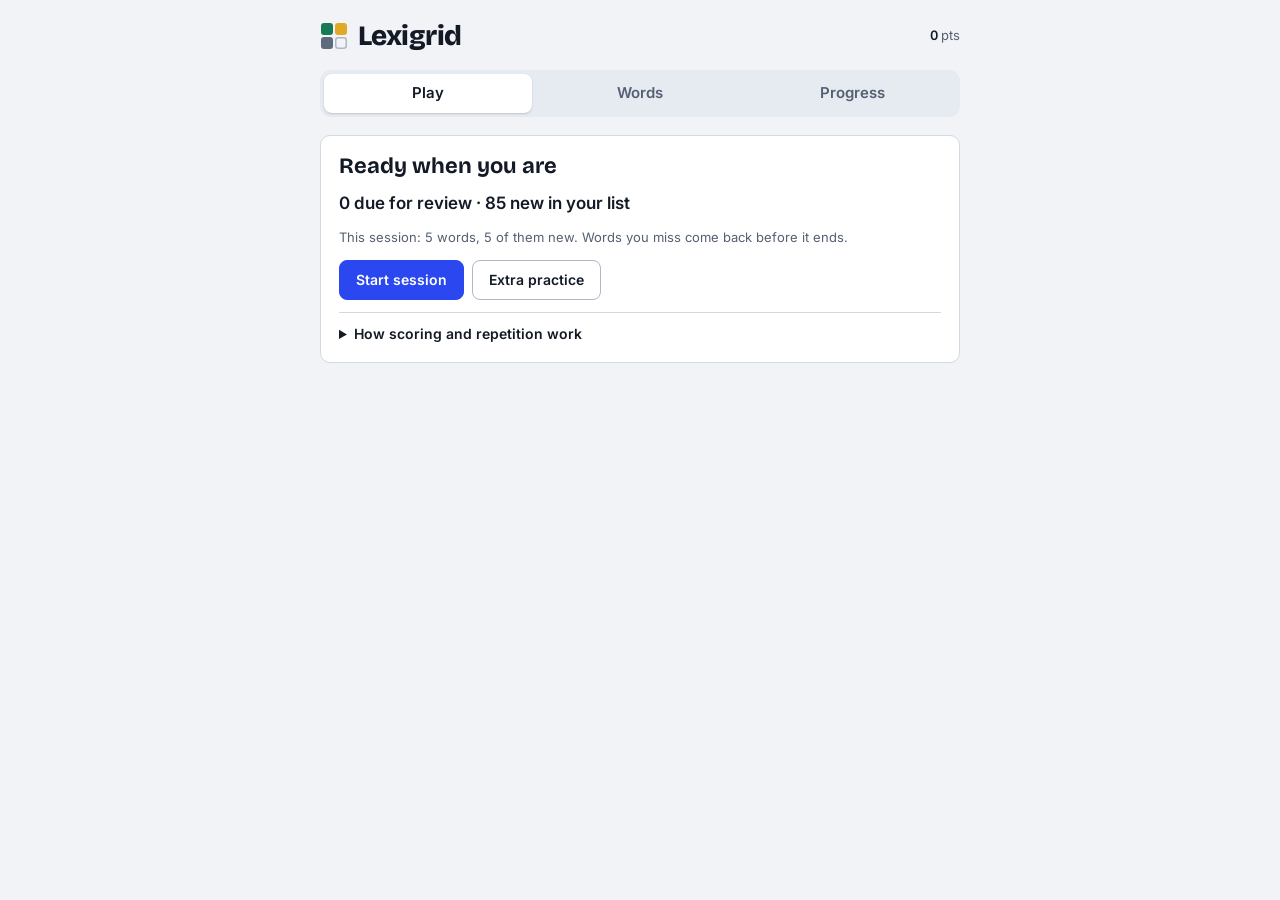
<file: index.html>
<!doctype html>
<html>

<head>
  <meta charset=utf8>
  <meta name=viewport content="width=device-width,initial-scale=1,viewport-fit=cover">
  <title>Lexigrid</title>
  <link rel="apple-touch-icon" sizes="180x180"
    href="https://www.nytimes.com/games-assets/v2/metadata/wordle-apple-touch-icon.png?v=">
  <link rel="mask-icon" color="#FFFFFF"
    href="https://www.nytimes.com/games-assets/v2/metadata/wordle-safari-pinned-tab.svg?v=">
  <link rel="shortcut icon" href="https://www.nytimes.com/games-assets/v2/metadata/wordle-favicon.ico?v=">
  <link href="https://www.nytimes.com/games-assets/v2/assets/wordle/wordle_logo_32x32.png" rel="icon shortcut"
    sizes="32x32">
  <link href="https://www.nytimes.com/games-assets/v2/assets/wordle/wordle_logo_192x192.png" rel="apple-touch-icon">
  <style>
    :root {
      color-scheme: light;
      box-sizing: border-box;
      padding-top: env(safe-area-inset-top, 0px);
      padding-bottom: env(safe-area-inset-bottom, 0px)
    }

    html {
      scroll-padding-top: env(safe-area-inset-top, 0px)
    }

    body {
      margin: 0;
      padding: 0;
      font: 14px -apple-system, BlinkMacSystemFont, sans-serif;
      background: #fff;
      color: #000
    }

    img {
      max-width: 100%
    }

    [hidden]:not([hidden=until-found i]) {
      display: none !important
    }
  </style>
</head>

<body>
  <meta name="claude:viewport-fit-sides" content="cover">
  <link rel="preconnect" href="https://fonts.googleapis.com">
  <link rel="preconnect" href="https://fonts.gstatic.com" crossorigin>
  <link rel="stylesheet"
    href="https://fonts.googleapis.com/css2?family=Bricolage+Grotesque:opsz,wght@12..96,500..800&family=DM+Mono:wght@400;500&family=Inter:wght@400..600&display=swap">
  <link rel="stylesheet" href="style.css">
  <div class="app">
    <header class="top">
      <div class="brand">
        <svg width="28" height="28" viewBox="0 0 28 28" aria-hidden="true">
          <rect x="1" y="1" width="12" height="12" rx="3" style="fill:var(--good)" />
          <rect x="15" y="1" width="12" height="12" rx="3" style="fill:var(--near)" />
          <rect x="1" y="15" width="12" height="12" rx="3" style="fill:var(--miss)" />
          <rect x="15.75" y="15.75" width="10.5" height="10.5" rx="2.5"
            style="fill:none;stroke:var(--line-strong);stroke-width:1.5" />
        </svg>
        <h1>Lexigrid</h1>
      </div>
      <div class="hdr-meta" id="hdr-meta"></div>
    </header>
    <p class="warn" id="store-warn" hidden>This browser is not keeping your progress (private window or blocked site
      data). Copy a backup from the Words tab before you leave.</p>

    <nav class="tabs" aria-label="Sections">
      <a href="#play" data-tab="play">Play</a>
      <a href="#words" data-tab="words">Words</a>
      <a href="#progress" data-tab="progress">Progress</a>
    </nav>

    <main>
      <section id="view-play" class="stack">
        <div id="play-root" class="stack"></div>
      </section>

      <section id="view-words" class="stack" hidden>
        <div class="card">
          <h2>Your word list</h2>
          <p class="muted small">One entry per line: <code>word = meaning</code>. A tab, <code>;</code> or
            <code>|</code> works as the separator too, so you can paste straight from a spreadsheet. Phrases and hyphens
            are fine. Lines starting with # are ignored. Verbs can keep their “to” (<code>to commute = pendeln</code>);
            the game leaves it out of the answer.
          </p>
          <label class="fld" for="words-input">Words</label>
          <textarea id="words-input" spellcheck="false" autocapitalize="off" autocomplete="off"></textarea>
          <button class="btn" id="randomize" type="button" style="max-width: fit-content;">Randomize word order</button>
          <div class="actions">
            <button class="btn primary" id="save-list" type="button">Save list</button>
            <input type="file" id="file-in" class="sr" multiple accept=".txt,.csv,.tsv,text/plain,text/csv">
            <label class="btn" for="file-in">Load from files</label>
            <span class="muted small" id="list-count"></span>
          </div>
          <div id="list-status" role="status"></div>
        </div>

        <div class="card">
          <h2>Game settings</h2>
          <div>
            <div class="field"><label for="set-size">Words per session<span class="d">Reviews come first, then new
                  words.</span></label>
              <select id="set-size">
                <option>5</option>
                <option>10</option>
                <option>15</option>
                <option>20</option>
                <option>30</option>
              </select>
            </div>
            <div class="field"><label for="set-new">Most new words per session<span class="d">Set to 0 to only
                  review.</span></label>
              <select id="set-new">
                <option>0</option>
                <option>3</option>
                <option>5</option>
                <option>10</option>
                <option>20</option>
              </select>
            </div>
            <div class="field"><label for="set-strict">Accents must match<span class="d">With this on, ä is not a. Off
                  treats them as equal.</span></label>
              <input type="checkbox" id="set-strict">
            </div>
            <div class="field"><label for="set-hideto">Leave “to” out of verbs<span class="d">“to commute” is played as
                  “commute”, and a note under the meaning says it is a verb.</span></label>
              <input type="checkbox" id="set-hideto">
            </div>
            <div class="field"><label for="set-layout">On-screen keyboard</label>
              <select id="set-layout">
                <option value="qwertz">QWERTZ</option>
                <option value="qwerty">QWERTY</option>
              </select>
            </div>
          </div>
        </div>

        <div class="card">
          <h2>Backup and reset</h2>
          <p class="muted small">Your list and progress live in this browser. Copy a backup to move them to another
            device or keep them safe.</p>
          <textarea id="backup-area" style="min-height:90px" placeholder="Paste a backup here to restore it"
            spellcheck="false"></textarea>
          <div class="actions">
            <button class="btn" id="copy-backup" type="button">Copy backup</button>
            <button class="btn" id="restore-backup" type="button">Restore from pasted backup</button>
          </div>
          <div id="backup-status" role="status"></div>
          <div class="danger-zone" id="reset-zone"></div>
        </div>
      </section>

      <section id="view-progress" class="stack" hidden>
        <div class="card">
          <h2>Progress</h2>
          <dl class="stats" id="prog-stats"></dl>
        </div>
        <div class="card">
          <h2>Where your words are</h2>
          <div class="stages" id="stage-chart"></div>
          <p class="muted small">Solve a word in three guesses or fewer, without a hint, and it moves up a box and comes
            back later. A miss sends it back to Missed.</p>
        </div>
        <div class="card">
          <h2>All words</h2>
          <div class="filters">
            <input type="search" id="wf-q" placeholder="Search words or meanings" aria-label="Search words">
            <select id="wf-show" aria-label="Show">
              <option value="all">All</option>
              <option value="due">Due now</option>
              <option value="missed">Missed</option>
              <option value="new">New</option>
              <option value="mastered">Mastered</option>
            </select>
          </div>
          <ul class="wordlist" id="word-ul"></ul>
        </div>
        <div class="card">
          <h2>Recent sessions</h2>
          <ul class="hist" id="hist"></ul>
        </div>
      </section>
    </main>
    <div class="sr" id="sr" aria-live="polite"></div>
  </div>

  <script id="logic">
    // ===== Pure logic: rules, scoring, scheduling. No DOM access. =====
    const LETTER_RE = /[\p{L}\p{N}]/u, MARK_RE = /\p{M}/u;
    const INTERVALS = [0, 1, 3, 7, 16, 35];             // days until review, by box 0..5
    const GUESS_POINTS = [100, 80, 65, 50, 35, 20];     // points by guess number
    const HINT_COST = 15, MIN_POINTS = 10, MAX_ATTEMPTS = 6, MIN_LEN = 2, MAX_LEN = 20;
    let SAMPLE = ['perro = dog', 'gato = cat', 'casa = house', 'nube = cloud', 'playa = beach', 'cuchara = spoon', 'ventana = window', 'tormenta = storm', 'aprender = to learn', 'desayuno = breakfast', 'escalera = staircase', 'mariposa = butterfly', 'biblioteca = library', 'pájaro = bird', 'montaña = mountain', 'buenos días = good morning'].join('\n');

    async function loadSamples() {
      const response = await fetch('./samples.txt');

      if (!response.ok) {
        throw new Error('File could not be loaded');
      }

      SAMPLE = await response.text();
    }

    const uid = () => Math.random().toString(36).slice(2, 9) + Date.now().toString(36).slice(-4);
    function shuffle(a) { a = a.slice(); for (let i = a.length - 1; i > 0; i--) { const j = Math.floor(Math.random() * (i + 1));[a[i], a[j]] = [a[j], a[i]]; } return a; }
    function fold(s) { return s.normalize('NFD').replace(/\p{M}/gu, '').normalize('NFC'); }
    function normLetter(ch, strict) { const l = ch.toLowerCase(); return strict ? l : fold(l); }

    const TO_RE = /^to\s+(?=\S)/i;
    function coreTerm(term, hideTo) { return hideTo && TO_RE.test(term) ? term.replace(TO_RE, '') : term; }
    function tokenize(term) {
      const slots = []; let n = 0;
      for (const ch of term.normalize('NFC')) {
        const last = slots[slots.length - 1];
        if (MARK_RE.test(ch) && last && last.type === 'l') { last.ch += ch; continue; }
        if (LETTER_RE.test(ch)) { slots.push({ type: 'l', ch }); n++; }
        else if (/\s/.test(ch)) { slots.push({ type: 's', ch: ' ' }); }
        else { slots.push({ type: 's', ch }); }
      }
      return { slots, n };
    }

    function evaluate(g, t) {
      const n = t.length, marks = Array(n).fill('absent'), left = {};
      for (let i = 0; i < n; i++) { if (g[i] === t[i]) marks[i] = 'correct'; else left[t[i]] = (left[t[i]] || 0) + 1; }
      for (let i = 0; i < n; i++) { if (marks[i] === 'correct') continue; if (left[g[i]] > 0) { marks[i] = 'present'; left[g[i]]--; } }
      return marks;
    }

    function cleanCell(s) { return s.trim().replace(/^"(.*)"$/, '$1').replace(/\s+/g, ' ').trim().normalize('NFC'); }
    function splitLine(line) {
      const seps = [/=/, /\t/, /;/, /\|/, /\s[-–—]\s/];
      for (const re of seps) { const m = re.exec(line); if (m) return [line.slice(0, m.index), line.slice(m.index + m[0].length)]; }
      const c = line.indexOf(',');
      if (c > 0) return [line.slice(0, c), line.slice(c + 1)];
      return [line, ''];
    }
    function parseList(text) {
      const entries = [], skipped = [], seen = new Set();
      String(text).split(/\r?\n/).forEach((raw, i) => {
        const line = raw.trim();
        if (!line || line.startsWith('#')) return;
        const [t, h] = splitLine(line);
        const term = cleanCell(t), hint = cleanCell(h);
        const n = tokenize(coreTerm(term, true)).n;
        const bad = (reason) => skipped.push({ line: i + 1, text: line, reason });
        if (!term) return bad('no word');
        if (!hint) return bad('no meaning after the word');
        if (n < MIN_LEN) return bad('needs at least ' + MIN_LEN + ' letters');
        if (n > MAX_LEN) return bad('longer than ' + MAX_LEN + ' letters');
        const key = term.toLowerCase();
        if (seen.has(key)) return bad('duplicate of an earlier line');
        seen.add(key);
        entries.push({ term, hint });
      });
      return { entries, skipped };
    }

    function newWord(e) { return { id: uid(), term: e.term, hint: e.hint, box: 0, due: 0, tries: 0, wins: 0, lapses: 0, last: 0 }; }
    function mergeWords(existing, entries) {
      const map = new Map(existing.map(w => [w.term.toLowerCase(), w]));
      let added = 0, updated = 0; const out = [];
      for (const e of entries) {
        const k = e.term.toLowerCase(), old = map.get(k);
        if (old) { if (old.hint !== e.hint || old.term !== e.term) updated++; out.push({ ...old, term: e.term, hint: e.hint }); map.delete(k); }
        else { out.push(newWord(e)); added++; }
      }
      return { words: out, added, updated, removed: map.size };
    }

    function startOfDay(ts) { const d = new Date(ts); return new Date(d.getFullYear(), d.getMonth(), d.getDate()).getTime(); }
    function addDays(ts, n) { const d = new Date(ts); return new Date(d.getFullYear(), d.getMonth(), d.getDate() + n).getTime(); }
    function dayKey(ts) { const d = new Date(ts); return d.getFullYear() + '-' + String(d.getMonth() + 1).padStart(2, '0') + '-' + String(d.getDate()).padStart(2, '0'); }
    function dueLabel(ts, now) {
      if (ts <= now) return 'now';
      const d = Math.round((startOfDay(ts) - startOfDay(now)) / 86400000);
      if (d <= 0) return 'later today';
      if (d === 1) return 'tomorrow';
      if (d < 14) return 'in ' + d + ' days';
      if (d < 60) return 'in ' + Math.round(d / 7) + ' weeks';
      return 'in ' + Math.round(d / 30) + ' months';
    }
    function effStreak(stats, now) {
      if (!stats.streak) return 0;
      return (stats.lastDay === dayKey(now) || stats.lastDay === dayKey(addDays(now, -1))) ? stats.streak : 0;
    }
    function updateDayStreak(stats, now) {
      const today = dayKey(now);
      if (stats.lastDay === today) return;
      stats.streak = stats.lastDay === dayKey(addDays(now, -1)) ? stats.streak + 1 : 1;
      stats.lastDay = today;
    }

    const isDue = (w, now) => w.tries > 0 && w.due <= now;
    function stageOf(w) { if (w.tries === 0) return 'new'; if (w.box === 0) return 'missed'; return 'box' + w.box; }

    function scoreFor(guesses, hints, streak, relearn) {
      const base = GUESS_POINTS[guesses - 1];
      const afterHints = Math.max(MIN_POINTS, base - HINT_COST * hints);
      const mult = 1 + 0.1 * Math.min(streak, 10);
      let pts = afterHints * mult;
      if (relearn) pts *= 0.5;
      return { base, afterHints, mult, points: Math.round(pts) };
    }

    function applyResult(w, r, now) {
      const wasNew = w.tries === 0;
      w.tries++; w.last = now;
      if (r.solved) {
        w.wins++;
        const clean = r.hints === 0 && r.guesses <= 3;
        w.box = clean ? Math.min(5, w.box + 1) : Math.max(1, w.box);
        if (r.relearn) w.box = 1;
        w.due = addDays(now, INTERVALS[w.box]);
      } else {
        if (!wasNew) w.lapses++;
        w.box = 0; w.due = now;
      }
      return w;
    }

    function pickSession(words, s, now) {
      const due = words.filter(w => isDue(w, now)).sort((a, b) => a.box - b.box || a.due - b.due);
      const fresh = words.filter(w => w.tries === 0);
      const dueTake = due.slice(0, s.sessionSize);
      const newTake = fresh.slice(0, Math.max(0, Math.min(s.newPerSession, s.sessionSize - dueTake.length)));
      return { words: shuffle([...dueTake, ...newTake]), due: dueTake.length, fresh: newTake.length, dueTotal: due.length, freshTotal: fresh.length };
    }
    function practicePick(words, size) {
      const seen = words.filter(w => w.tries > 0).sort((a, b) => a.box - b.box || a.due - b.due);
      const rest = words.filter(w => w.tries === 0);
      return shuffle([...seen, ...rest].slice(0, size));
    }

    function sanitize(o) {
      const num = (v, d, min, max) => { v = Number(v); return Number.isFinite(v) ? Math.min(max, Math.max(min, v)) : d; };
      const ok = w => w && typeof w.term === 'string' && typeof w.hint === 'string' && (() => { const n = tokenize(coreTerm(w.term, true)).n; return n >= MIN_LEN && n <= MAX_LEN; })();
      const words = (Array.isArray(o.words) ? o.words : []).filter(ok).map(w => ({
        id: String(w.id || uid()), term: w.term, hint: w.hint, box: num(w.box, 0, 0, 5), due: num(w.due, 0, 0, 8.64e15),
        tries: num(w.tries, 0, 0, 1e6), wins: num(w.wins, 0, 0, 1e6), lapses: num(w.lapses, 0, 0, 1e6), last: num(w.last, 0, 0, 8.64e15)
      }));
      const st = o.settings || {};
      const settings = { sessionSize: num(st.sessionSize, 10, 3, 50), newPerSession: num(st.newPerSession, 5, 0, 50), strict: st.strict !== false, hideTo: st.hideTo !== false, layout: st.layout === 'qwerty' ? 'qwerty' : 'qwertz' };
      const sx = o.stats || {};
      const stats = {
        points: num(sx.points, 0, 0, 1e9), best: num(sx.best, 0, 0, 1e9), streak: num(sx.streak, 0, 0, 1e5), lastDay: typeof sx.lastDay === 'string' ? sx.lastDay : '',
        sessions: Array.isArray(sx.sessions) ? sx.sessions.filter(s => s && typeof s === 'object').slice(0, 30) : []
      };
      return { v: 1, words, settings, stats, sample: !!o.sample };
    }
    function freshState() {
      return sanitize({ words: parseList(SAMPLE).entries.map(newWord), sample: true });
    }
  </script>

  <script>
    (async function () {
      'use strict';

      try {
        await loadSamples();
      } catch (error) {
        console.error(error);
        alert('samples.txt could not be loaded.');
        return;
      }
      const KEY = 'lexigrid.v1';
      const $ = (s, r = document) => r.querySelector(s);
      const esc = s => String(s).replace(/[&<>"']/g, c => ({ '&': '&amp;', '<': '&lt;', '>': '&gt;', '"': '&quot;', "'": '&#39;' }[c]));
      const disp = ch => { const u = ch.toUpperCase(); return u.length === ch.length ? u : ch; };
      const reduceMotion = () => !!(window.matchMedia && matchMedia('(prefers-reduced-motion: reduce)').matches);
      const plural = (n, w) => n + ' ' + w + (n === 1 ? '' : 's');

      let storageOK = true;
      try { localStorage.setItem('lexigrid.t', '1'); localStorage.removeItem('lexigrid.t'); } catch (e) { storageOK = false; }

      function load() {
        try {
          const raw = localStorage.getItem(KEY);
          if (raw) { const o = JSON.parse(raw); if (o && Array.isArray(o.words)) return sanitize(o); }
        } catch (e) { }
        return freshState();
      }
      let S = load(), G = null, route = 'play', pendingReset = false;

      function save() {
        if (!storageOK) return;
        try { localStorage.setItem(KEY, JSON.stringify(S)); }
        catch (e) { storageOK = false; $('#store-warn').hidden = false; }
      }

      /* ---------- header and routing ---------- */
      function renderHeader() {
        const st = effStreak(S.stats, Date.now());
        $('#hdr-meta').innerHTML = '<span><b>' + S.stats.points.toLocaleString() + '</b> pts</span>' + (st > 0 ? '<span><b>' + st + '</b>-day streak</span>' : '');
        $('#store-warn').hidden = storageOK;
      }
      function setRoute() {
        const h = location.hash.replace('#', '');
        route = ['play', 'words', 'progress'].includes(h) ? h : 'play';
        document.querySelectorAll('.tabs a').forEach(a => {
          if (a.dataset.tab === route) a.setAttribute('aria-current', 'page'); else a.removeAttribute('aria-current');
        });
        ['play', 'words', 'progress'].forEach(r => { $('#view-' + r).hidden = r !== route; });
        if (route === 'play') { renderPlay(); }
        if (route === 'words') { fillWords(); }
        if (route === 'progress') { renderProgress(); }
        renderHeader();
      }
      window.addEventListener('hashchange', setRoute);

      /* ---------- play: home ---------- */
      function renderPlay() {
        if (!G) renderHome();
        else if (G.done) renderSummary();
        else renderGame();
      }

      function renderHome() {
        const now = Date.now(), W = S.words;
        const due = W.filter(w => isDue(w, now)).length, fresh = W.filter(w => w.tries === 0).length;
        const pick = pickSession(W, S.settings, now);
        const n = pick.words.length;
        let html = '';
        // if (S.sample) html += '<div class="note">You are playing with an example list. Replace it with your own in <a href="#words">Words</a>.</div>';
        if (!W.length) {
          html += '<div class="card"><h2>No words yet</h2><p class="muted">Add a few lines like <code>perro = dog</code> in <a href="#words">Words</a>, then come back.</p></div>';
        } else if (n > 0) {
          html += '<div class="card"><h2>Ready when you are</h2>'
            + '<p class="lead">' + due + ' due for review · ' + fresh + ' new in your list</p>'
            + '<p class="muted small">This session: ' + plural(n, 'word') + (pick.fresh ? ', ' + pick.fresh + ' of them new' : '') + '. Words you miss come back before it ends.</p>'
            + '<div class="actions"><button class="btn primary" type="button" data-action="start">Start session</button>'
            + '<button class="btn" type="button" data-action="practice">Extra practice</button></div>'
            + howItWorks() + '</div>';
        } else {
          const next = Math.min(...W.filter(w => w.tries > 0).map(w => w.due));
          html += '<div class="card"><h2>You are all caught up</h2>'
            + '<p class="lead">Next review ' + esc(dueLabel(next, now)) + '</p>'
            + '<p class="muted small">Extra practice mixes your weakest words and leaves the schedule alone.</p>'
            + '<div class="actions"><button class="btn primary" type="button" data-action="practice">Extra practice</button></div>'
            + howItWorks() + '</div>';
        }
        $('#play-root').innerHTML = html;
      }
      function howItWorks() {
        return '<details><summary>How scoring and repetition work</summary><ul>'
          + '<li>Guess the word from its meaning. Green is the right letter in the right place, yellow is in the word but elsewhere.</li>'
          + '<li>Points: 100 for the first guess, then 80, 65, 50, 35, 20. A revealed letter costs ' + HINT_COST + '.</li>'
          + '<li>Every word you solve in a row adds 0.1 to a multiplier, up to ×2.</li>'
          + '<li>Solve in three guesses or fewer without a hint and the word moves up a box. Reviews come after 1, 3, 7, 16 and 35 days.</li>'
          + '<li>Miss a word and it returns later in the same session for half points, then drops to the first box.</li>'
          + '</ul></details>';
      }

      /* ---------- play: session ---------- */
      function startSession(cram) {
        let words;
        if (cram) words = practicePick(S.words, S.settings.sessionSize);
        else words = pickSession(S.words, S.settings, Date.now()).words;
        if (!words.length) return;
        const set = new Set();
        S.words.forEach(w => tokenize(coreTerm(w.term, S.settings.hideTo)).slots.forEach(s => { if (s.type === 'l') set.add(normLetter(s.ch, S.settings.strict)); }));
        G = {
          queue: words.map(w => ({ id: w.id, retry: 0, relearn: false })), idx: 0, cram, score: 0, streak: 0, results: [], done: false, cur: null,
          letters: [...set].sort((a, b) => a.localeCompare(b))
        };
        startWord();
      }

      function startWord() {
        const item = G.queue[G.idx];
        const word = S.words.find(w => w.id === item.id);
        if (!word) {
          if (G.idx + 1 >= G.queue.length) return showSummary();
          G.idx++; return startWord();
        }
        const stripped = !!S.settings.hideTo && TO_RE.test(word.term);
        const tk = tokenize(coreTerm(word.term, S.settings.hideTo)), strict = S.settings.strict;
        const raw = tk.slots.filter(s => s.type === 'l').map(s => s.ch.toLowerCase());
        const tab = item.relearn ? 'Second chance' : word.tries === 0 ? 'New word' : word.box === 0 ? 'Missed before' : 'Box ' + word.box;
        G.cur = {
          word, item, verbTo: stripped, slots: tk.slots, n: tk.n, raw, norm: raw.map(ch => normLetter(ch, strict)), strict, tab,
          rows: [], typed: [], revealed: new Set(), hints: 0, status: 'playing', busy: false, flipRow: -1, shake: false, keys: {}, result: null, info: null, requeued: false
        };
        renderPlay();
      }

      function renderGame() {
        const c = G.cur, total = G.queue.length;
        const mult = (1 + 0.1 * Math.min(G.streak, 10)).toFixed(1);
        const groups = c.slots.filter(s => s.type === 's' && s.ch === ' ').length + 1;
        $('#play-root').innerHTML =
          '<div><div class="sessionbar"><span>Word <b>' + (G.idx + 1) + '</b> of ' + total + (G.cram ? ' · practice' : '') + '</span>'
          + '<span class="tnum">Score <b>' + G.score + '</b> · streak ×' + mult + '</span></div>'
          + '<div class="track" aria-hidden="true"><i style="width:' + Math.round(100 * G.idx / total) + '%"></i></div></div>'
          + '<div class="prompt"><span class="tab">' + esc(c.tab) + '</span><p class="meaning">' + esc(c.word.hint) + '</p>'
          + '<p class="meta">' + plural(c.n, 'letter') + (groups > 1 ? ' · ' + groups + ' words' : '') + (c.verbTo ? ' · verb, “to” is not part of the answer' : '') + '</p></div>'
          + '<div id="board" class="board" role="group" aria-label="Your guesses"></div>'
          + '<div id="msg" role="status"></div><div id="controls"></div><div id="kb" class="kb"></div><div id="result"></div>';
        renderBoard(); renderControls();
        if (c.status === 'playing') renderKeyboard(); else renderResult();
        fitBoard();
      }

      function renderBoard() {
        const c = G.cur, el = $('#board'); if (!el) return;
        let html = '';
        for (let r = 0; r < MAX_ATTEMPTS; r++) {
          const row = c.rows[r];
          const active = !row && r === c.rows.length && c.status === 'playing';
          html += '<div class="row' + (r === c.flipRow ? ' flip' : '') + (active && c.shake ? ' shake' : '') + '">';
          html += rowHTML(c, (li, ti) => {
            let ch = '', state = 'empty';
            if (row) { ch = row.chars[li]; state = row.marks[li]; }
            else if (active) {
              if (c.revealed.has(li)) { ch = c.raw[li]; state = 'hint'; }
              else if (c.typed[ti]) { ch = c.typed[ti]; state = 'typed'; }
            }
            return '<div class="cell" data-state="' + state + '" style="--i:' + li + '">' + (ch ? esc(disp(ch)) : '') + '</div>';
          });
          html += '</div>';
        }
        if (c.status === 'lost') {
          html += '<div class="row">' + rowHTML(c, li => '<div class="cell" data-state="answer">' + esc(disp(c.raw[li])) + '</div>') + '</div>';
          html += '<div class="answer-label">The answer</div>';
        }
        el.style.setProperty('--stagger', (reduceMotion() ? 0 : Math.max(40, Math.min(110, Math.floor(1100 / c.n)))) + 'ms');
        el.innerHTML = html;
      }
      function rowHTML(c, cellFn) {
        let html = '<div class="grp">', li = 0, ti = 0;
        for (const s of c.slots) {
          if (s.type === 's') {
            if (s.ch === ' ') html += '</div><div class="grp">';
            else html += '<span class="sep">' + esc(s.ch) + '</span>';
            continue;
          }
          html += cellFn(li, ti);
          if (!c.revealed.has(li)) ti++;
          li++;
        }
        return html + '</div>';
      }
      function fitBoard() {
        const b = $('#board'); if (!b || !G || !G.cur) return;
        const c = G.cur, w = b.clientWidth || 320, gap = 5;
        const groups = [0];
        c.slots.forEach(s => { if (s.type === 'l') groups[groups.length - 1]++; else if (s.ch === ' ') groups.push(0); });
        const oneLine = (w - gap * (c.n - groups.length) - 16 * (groups.length - 1)) / c.n;
        const longest = Math.max(...groups);
        const wrapFit = (w - gap * (longest - 1)) / longest;
        let cell = oneLine >= 30 ? oneLine : Math.min(34, wrapFit);
        cell = Math.max(20, Math.min(52, Math.floor(cell)));
        b.style.setProperty('--cell', cell + 'px');
      }

      const ROWS = { qwerty: ['qwertyuiop', 'asdfghjkl', 'zxcvbnm'], qwertz: ['qwertzuiop', 'asdfghjkl', 'yxcvbnm'] };
      function renderKeyboard() {
        const c = G.cur, el = $('#kb'); if (!el) return;
        const key = l => '<button class="key" type="button" data-action="key" data-key="' + esc(l) + '" data-state="' + (c.keys[l] || '') + '">' + esc(disp(l)) + '</button>';
        const hasLatin = G.letters.some(l => /^[a-z]$/.test(l));
        const extras = G.letters.filter(l => !/^[a-z]$/.test(l));
        let html = '';
        if (hasLatin) {
          const rows = ROWS[S.settings.layout] || ROWS.qwerty;
          rows.forEach((r, i) => {
            html += '<div class="krow">';
            if (i === 2) html += '<button class="key wide" type="button" data-action="enter">Enter</button>';
            html += [...r].map(key).join('');
            if (i === 2) html += '<button class="key wide" type="button" data-action="back" aria-label="Backspace">⌫</button>';
            html += '</div>';
          });
        }
        for (let i = 0; i < extras.length; i += 10) {
          html += '<div class="krow">' + extras.slice(i, i + 10).map(key).join('') + '</div>';
        }
        if (!hasLatin) html += '<div class="krow"><button class="key wide" type="button" data-action="enter">Enter</button><button class="key wide" type="button" data-action="back" aria-label="Backspace">⌫</button></div>';
        el.innerHTML = html;
      }
      function hintCandidates(c) {
        const green = new Set();
        c.rows.forEach(r => r.marks.forEach((m, i) => { if (m === 'correct') green.add(i); }));
        return [...Array(c.n).keys()].filter(i => !c.revealed.has(i) && !green.has(i));
      }
      function renderControls() {
        const c = G.cur, el = $('#controls'); if (!el) return;
        if (c.status !== 'playing') { el.innerHTML = ''; return; }
        const max = Math.max(1, Math.floor(c.n / 3));
        const can = c.hints < max && !c.busy && hintCandidates(c).length > 0;
        el.innerHTML = '<button class="btn sm" type="button" data-action="hint"' + (can ? '' : ' disabled') + '>Reveal a letter <span class="cost">−' + HINT_COST + '</span></button>'
          + '<button class="btn ghost sm" type="button" data-action="giveup">Show answer</button>';
      }

      function flash(msg) {
        const m = $('#msg'); if (!m) return;
        m.textContent = msg;
        clearTimeout(flash.t);
        flash.t = setTimeout(() => { const x = $('#msg'); if (x) x.textContent = ''; }, 1800);
      }
      function announce(t) { $('#sr').textContent = t; }

      function typeLetter(ch) {
        const c = G && G.cur; if (!c || c.status !== 'playing' || c.busy) return;
        if (c.typed.length >= c.n - c.revealed.size) return;
        c.typed.push(ch.toLowerCase());
        renderBoard();
      }
      function backspace() {
        const c = G && G.cur; if (!c || c.status !== 'playing' || c.busy) return;
        c.typed.pop(); renderBoard();
      }
      function reveal() {
        const c = G && G.cur; if (!c || c.status !== 'playing' || c.busy) return;
        if (c.hints >= Math.max(1, Math.floor(c.n / 3))) return;
        const cand = hintCandidates(c); if (!cand.length) return;
        c.revealed.add(cand[Math.floor(Math.random() * cand.length)]);
        c.hints++;
        const cap = c.n - c.revealed.size;
        if (c.typed.length > cap) c.typed.length = cap;
        renderBoard(); renderControls();
      }
      const RANK = { absent: 1, present: 2, correct: 3 };
      function submit() {
        const c = G && G.cur; if (!c || c.status !== 'playing' || c.busy) return;
        if (c.typed.length < c.n - c.revealed.size) {
          flash('Not enough letters');
          c.shake = true; renderBoard();
          setTimeout(() => { c.shake = false; if (G && G.cur === c && c.status === 'playing') renderBoard(); }, 380);
          return;
        }
        const chars = []; let ti = 0;
        for (let i = 0; i < c.n; i++)chars.push(c.revealed.has(i) ? c.raw[i] : c.typed[ti++]);
        const gNorm = chars.map(ch => normLetter(ch, c.strict));
        const marks = evaluate(gNorm, c.norm);
        const shown = chars.map((ch, i) => marks[i] === 'correct' ? c.raw[i] : ch);
        c.rows.push({ chars: shown, marks }); c.typed = [];
        gNorm.forEach((l, i) => { if ((RANK[marks[i]] || 0) > (RANK[c.keys[l]] || 0)) c.keys[l] = marks[i]; });
        const won = marks.every(m => m === 'correct');
        c.busy = true; c.flipRow = c.rows.length - 1;
        renderBoard(); renderControls();
        announce('Guess ' + c.rows.length + ': ' + shown.map((ch, i) => disp(ch) + ' ' + marks[i]).join(', '));
        const delay = reduceMotion() ? 60 : c.n * Math.max(40, Math.min(110, Math.floor(1100 / c.n))) + 500;
        setTimeout(() => {
          c.busy = false; c.flipRow = -1;
          if (won) finish(true);
          else if (c.rows.length >= MAX_ATTEMPTS) finish(false);
          else { renderBoard(); renderKeyboard(); renderControls(); }
        }, delay);
      }

      function finish(won) {
        const c = G.cur; if (c.status !== 'playing') return;
        c.status = won ? 'won' : 'lost';
        const item = c.item, guesses = c.rows.length;
        let pts = 0;
        if (won) {
          c.info = scoreFor(guesses, c.hints, G.streak, item.relearn);
          pts = c.info.points; G.score += pts; G.streak++;
          S.stats.points += pts;
        } else {
          G.streak = 0;
        }
        c.result = { id: c.word.id, solved: won, guesses, hints: c.hints, points: pts, relearn: item.relearn };
        G.results.push(c.result);
        if (!G.cram) applyResult(c.word, { solved: won, guesses, hints: c.hints, relearn: item.relearn }, Date.now());
        if (!won && item.retry < 2) {
          G.queue.splice(Math.min(G.queue.length, G.idx + 4), 0, { id: item.id, retry: item.retry + 1, relearn: true });
          c.requeued = true;
        }
        save(); renderHeader();
        announce(won ? 'Solved in ' + guesses + (guesses === 1 ? ' guess' : ' guesses') : 'Not solved. The word was ' + c.word.term);
        renderGame();
      }
      function giveUp() {
        const c = G && G.cur; if (!c || c.status !== 'playing' || c.busy) return;
        finish(false);
      }

      function renderResult() {
        const c = G.cur, el = $('#result'); if (!el) return;
        const now = Date.now(), w = c.word, last = G.idx + 1 >= G.queue.length;
        let html = '<div class="card result">';
        if (c.status === 'won') {
          const i = c.info;
          html += '<h3 class="won">Solved in ' + plural(c.rows.length, 'guess') + (c.rows.length === 1 ? '. Nice.' : '') + '</h3>'
            + '<p class="pts">+' + c.result.points + ' points</p>'
            + '<p class="muted small">' + i.base + ' for the guess' + (c.hints ? ', −' + (HINT_COST * c.hints) + ' for ' + plural(c.hints, 'revealed letter') : '')
            + ' × ' + i.mult.toFixed(1) + ' streak' + (c.item.relearn ? ', half points for a second chance' : '') + '</p>';
        } else {
          html += '<h3 class="lost">Not this time</h3><p class="answer-word">' + esc(w.term) + '</p>'
            + '<p class="muted small">' + esc(w.hint) + '</p>';
        }
        if (G.cram) {
          html += '<p class="small">Practice mode. The schedule did not change.</p>';
        } else if (c.status === 'won') {
          html += '<p class="small">Next review <b>' + esc(dueLabel(w.due, now)) + '</b> · Box ' + w.box + ' of 5</p>';
        } else if (c.requeued) {
          html += '<p class="small">It comes back a few words from now.</p>';
        } else {
          html += '<p class="small">It will be first in your next session.</p>';
        }
        html += '<div class="actions"><button class="btn primary" type="button" data-action="next">' + (last ? 'See results' : 'Next word') + '</button>'
          + '<button class="btn ghost" type="button" data-action="quit">End session</button></div></div>';
        el.innerHTML = html;
        const b = el.querySelector('[data-action="next"]'); if (b) b.focus({ preventScroll: true });
      }

      function next() {
        if (!G || !G.cur || G.cur.status === 'playing') return;
        if (G.idx + 1 >= G.queue.length) return showSummary();
        G.idx++; startWord();
      }

      function showSummary() {
        if (!G) return;
        G.done = true;
        const first = G.results.filter(r => !r.relearn);
        if (!G.recorded) {
          G.recorded = true;
          if (first.length) {
            S.stats.best = Math.max(S.stats.best, G.score);
            S.stats.sessions.unshift({ t: Date.now(), score: G.score, solved: first.filter(r => r.solved).length, total: first.length, cram: !!G.cram });
            S.stats.sessions = S.stats.sessions.slice(0, 30);
            updateDayStreak(S.stats, Date.now());
            save();
          }
        }
        renderHeader(); renderPlay();
      }
      function renderSummary() {
        const now = Date.now();
        const first = G.results.filter(r => !r.relearn);
        const solved = first.filter(r => r.solved);
        const missed = first.filter(r => !r.solved);
        const avg = solved.length ? (solved.reduce((a, r) => a + r.guesses, 0) / solved.length).toFixed(1) : '–';
        let html = '<div class="card"><h2>' + (first.length ? 'Session complete' : 'Session ended') + '</h2>'
          + '<div class="facts"><div><b>' + G.score + '</b><span>points</span></div>'
          + '<div><b>' + solved.length + '/' + first.length + '</b><span>solved first time</span></div>'
          + '<div><b>' + avg + '</b><span>avg guesses</span></div></div>';
        if (G.cram) html += '<p class="muted small">Practice session. The schedule did not change.</p>';
        if (missed.length) {
          html += '<h3>Worth another look</h3><ul class="summary-list">' + missed.map(r => {
            const w = S.words.find(x => x.id === r.id); if (!w) return '';
            const when = G.cram ? '' : (w.due <= now ? 'next session' : esc(dueLabel(w.due, now)));
            return '<li><span><span class="w">' + esc(w.term) + '</span><br><span class="muted small">' + esc(w.hint) + '</span></span><span class="when">' + when + '</span></li>';
          }).join('') + '</ul>';
        } else if (first.length) {
          html += '<p>No misses. Everything you saw today was a hit.</p>';
        }
        html += '<div class="actions"><button class="btn primary" type="button" data-action="again">Play again</button>'
          + '<button class="btn" type="button" data-action="home">Done</button></div></div>';
        $('#play-root').innerHTML = html;
      }

      $('#play-root').addEventListener('click', e => {
        const b = e.target.closest('[data-action]'); if (!b) return;
        const a = b.dataset.action;
        if (a === 'start') startSession(false);
        else if (a === 'practice') startSession(true);
        else if (a === 'key') { typeLetter(b.dataset.key); b.blur(); }
        else if (a === 'enter') { submit(); b.blur(); }
        else if (a === 'back') { backspace(); b.blur(); }
        else if (a === 'hint') { reveal(); b.blur(); }
        else if (a === 'giveup') giveUp();
        else if (a === 'next') next();
        else if (a === 'quit') { if (G && G.results.length) showSummary(); else { G = null; renderPlay(); } }
        else if (a === 'again') { const cram = G && G.cram; G = null; startSession(!!cram && !S.words.some(w => isDue(w, Date.now()) || w.tries === 0)); }
        else if (a === 'home') { G = null; renderPlay(); }
      });

      document.addEventListener('keydown', e => {
        if (route !== 'play' || !G || G.done || !G.cur) return;
        const t = e.target;
        if (t && /^(INPUT|TEXTAREA|SELECT)$/.test(t.tagName)) return;
        if (e.ctrlKey || e.metaKey || e.altKey) return;
        const c = G.cur;
        if (e.key === 'Enter') { e.preventDefault(); if (c.status === 'playing') submit(); else next(); return; }
        if (c.status !== 'playing') return;
        if (e.key === 'Backspace') { e.preventDefault(); backspace(); return; }
        if (e.key.length === 1 && LETTER_RE.test(e.key)) { e.preventDefault(); typeLetter(e.key); }
      });
      if (window.ResizeObserver) new ResizeObserver(() => fitBoard()).observe($('#play-root'));
      window.addEventListener('resize', fitBoard);

      /* ---------- words tab ---------- */
      function abortSession() { if (G) { G = null; } }
      function ensureOption(sel, val) {
        if (![...sel.options].some(o => o.value === String(val))) {
          const o = document.createElement('option'); o.value = String(val); o.textContent = String(val); sel.appendChild(o);
        }
        sel.value = String(val);
      }
      function fillWords() {
        $('#words-input').value = S.words.map(w => w.term + ' = ' + w.hint).join('\n');
        ensureOption($('#set-size'), S.settings.sessionSize);
        ensureOption($('#set-new'), S.settings.newPerSession);
        $('#set-strict').checked = S.settings.strict;
        $('#set-hideto').checked = S.settings.hideTo;
        replaceNext = S.sample;
        $('#set-layout').value = S.settings.layout;
        $('#list-count').textContent = plural(S.words.length, 'word') + ' saved';
        $('#list-status').textContent = ''; $('#backup-status').textContent = '';
        renderReset();
      }
      function saveList(force) {
        const parsed = parseList($('#words-input').value);
        const st = $('#list-status');
        if (!parsed.entries.length) {
          st.innerHTML = 'No valid lines found, so nothing was changed. Use the form <code>word = meaning</code>.';
          return;
        }
        const m = mergeWords(S.words, parsed.entries);
        if (m.removed > 0 && !force && !S.sample) {
          st.innerHTML = plural(m.removed, 'word') + ' in your saved list ' + (m.removed === 1 ? 'is' : 'are') + ' missing from this text and would be removed with ' + (m.removed === 1 ? 'its' : 'their') + ' progress. '
            + '<button class="btn sm danger" type="button" id="confirm-save">Save and remove</button>';
          return;
        }
        abortSession();
        S.words = m.words; S.sample = false; save();
        let msg = 'Saved ' + plural(m.words.length, 'word') + ' (' + m.added + ' new' + (m.updated ? ', ' + m.updated + ' changed' : '') + (m.removed ? ', ' + m.removed + ' removed' : '') + ').';
        if (parsed.skipped.length) {
          msg += ' ' + plural(parsed.skipped.length, 'line') + ' skipped:<ul>' + parsed.skipped.slice(0, 6).map(s => '<li>line ' + s.line + ': ' + esc(s.reason) + '</li>').join('')
            + (parsed.skipped.length > 6 ? '<li>and ' + (parsed.skipped.length - 6) + ' more</li>' : '') + '</ul>';
        }
        st.innerHTML = msg;
        $('#list-count').textContent = plural(S.words.length, 'word') + ' saved';
        renderHeader();
      }
      function randomizeList() {
        const parsed = parseList($('#words-input').value);
        const st = $('#list-status');
        if (!parsed.entries.length) {
          return;
        }
        function shuffle(array) {
          //   set the index to the arrays length
          let i = array.length, j, temp;
          //   create a loop that subtracts everytime it iterates through
          while (--i > 0) {
            //  create a random number and store it in a variable
            j = Math.floor(Math.random() * (i + 1));
            // create a temporary position from the item of the random number    
            temp = array[j];
            // swap the temp with the position of the last item in the array    
            array[j] = array[i];
            // swap the last item with the position of the random number 
            array[i] = temp;
          }
        }
        shuffle(parsed.entries);
        $('#words-input').value = parsed.entries.map(e => `${e.term} = ${e.hint}`).join('\n');
        saveList(false);
        renderHeader();
      }
      $('#randomize').addEventListener('click', () => randomizeList());
      $('#save-list').addEventListener('click', () => saveList(false));
      $('#list-status').addEventListener('click', e => { if (e.target.id === 'confirm-save') saveList(true); });
      let replaceNext = false;
      $('#file-in').addEventListener('change', e => {
        const files = [...(e.target.files || [])];
        e.target.value = '';
        if (!files.length) return;
        const read = f => new Promise((res, rej) => {
          const r = new FileReader();
          r.onload = () => res(String(r.result || '').trim());
          r.onerror = () => rej(f.name);
          r.readAsText(f);
        });
        Promise.all(files.map(read)).then(texts => {
          const base = replaceNext ? '' : $('#words-input').value.trim();
          replaceNext = false;
          $('#words-input').value = [base, ...texts].filter(Boolean).join('\n');
          $('#list-status').textContent = 'Added ' + plural(files.length, 'file') + ' to the text. Check the list, then press Save list.';
        }).catch(name => { $('#list-status').textContent = 'The file ' + name + ' could not be read.'; });
      });

      $('#set-size').addEventListener('change', e => { S.settings.sessionSize = Number(e.target.value); save(); });
      $('#set-new').addEventListener('change', e => { S.settings.newPerSession = Number(e.target.value); save(); });
      $('#set-strict').addEventListener('change', e => { S.settings.strict = e.target.checked; save(); });
      $('#set-hideto').addEventListener('change', e => { S.settings.hideTo = e.target.checked; save(); });
      $('#set-layout').addEventListener('change', e => { S.settings.layout = e.target.value; save(); });

      function backupJSON() { return JSON.stringify({ app: 'lexigrid', v: 1, words: S.words, settings: S.settings, stats: S.stats, sample: S.sample }); }
      $('#copy-backup').addEventListener('click', () => {
        const ta = $('#backup-area'), st = $('#backup-status');
        ta.value = backupJSON(); ta.focus(); ta.select();
        const fallback = () => { st.textContent = 'Select the text above and copy it (Ctrl or Cmd + C).'; };
        try {
          navigator.clipboard.writeText(ta.value).then(() => { st.textContent = 'Backup copied. Paste it somewhere safe.'; }, fallback);
        } catch (e) { fallback(); }
      });
      $('#restore-backup').addEventListener('click', () => {
        const st = $('#backup-status');
        try {
          const o = JSON.parse($('#backup-area').value);
          if (!o || !Array.isArray(o.words)) throw new Error('shape');
          const next = sanitize(o);
          if (!next.words.length) throw new Error('empty');
          abortSession(); S = next; save(); fillWords(); renderHeader();
          $('#backup-status').textContent = 'Restored ' + plural(S.words.length, 'word') + ' with their progress.';
        } catch (e) { st.textContent = 'That is not a valid backup. Paste the full text from Copy backup.'; }
      });
      function renderReset() {
        $('#reset-zone').innerHTML = pendingReset
          ? '<span class="small">Erase every word and all progress?</span><button class="btn danger sm" type="button" data-r="yes">Yes, erase everything</button><button class="btn sm" type="button" data-r="no">Cancel</button>'
          : '<button class="btn danger sm" type="button" data-r="ask">Reset all progress and words</button>';
      }
      $('#reset-zone').addEventListener('click', e => {
        const r = e.target.dataset && e.target.dataset.r; if (!r) return;
        if (r === 'ask') pendingReset = true;
        else if (r === 'no') pendingReset = false;
        else if (r === 'yes') {
          pendingReset = false; abortSession();
          S = sanitize({ words: [], sample: false }); S.stats.points = 0; save();
          fillWords(); renderHeader();
          $('#list-status').textContent = 'Everything was erased. Add words above to start again.';
        }
        renderReset();
      });

      /* ---------- progress tab ---------- */
      const STAGES = [
        { k: 'new', label: 'New', sub: 'unseen' }, { k: 'missed', label: 'Missed', sub: 'now' },
        { k: 'box1', label: 'Box 1', sub: '1 day' }, { k: 'box2', label: 'Box 2', sub: '3 days' },
        { k: 'box3', label: 'Box 3', sub: '1 week' }, { k: 'box4', label: 'Box 4', sub: '16 days' }, { k: 'box5', label: 'Box 5', sub: '5 weeks' }
      ];
      const stageLabel = k => (STAGES.find(s => s.k === k) || {}).label || k;
      function renderProgress() {
        const now = Date.now(), W = S.words;
        const due = W.filter(w => isDue(w, now)).length;
        const mastered = W.filter(w => w.tries > 0 && w.box === 5).length;
        const tries = W.reduce((a, w) => a + w.tries, 0), wins = W.reduce((a, w) => a + w.wins, 0);
        const items = [['Words', W.length], ['Due now', due], ['In Box 5', mastered], ['Right first look', tries ? Math.round(100 * wins / tries) + '%' : '–'],
        ['Total points', S.stats.points.toLocaleString()], ['Best session', S.stats.best], ['Day streak', effStreak(S.stats, now)]];
        $('#prog-stats').innerHTML = items.map(i => '<div><dt>' + i[0] + '</dt><dd>' + i[1] + '</dd></div>').join('');
        const counts = {}; STAGES.forEach(s => counts[s.k] = 0);
        W.forEach(w => { counts[stageOf(w)]++; });
        const max = Math.max(1, ...Object.values(counts));
        $('#stage-chart').innerHTML = STAGES.map(s => '<div class="stage" data-k="' + s.k + '"><span class="n">' + counts[s.k] + '</span>'
          + '<div class="bar"><i style="--h:' + Math.round(100 * counts[s.k] / max) + '%"></i></div>'
          + '<span class="lab">' + s.label + '</span><span class="int">' + s.sub + '</span></div>').join('');
        renderWordList();
        const h = S.stats.sessions;
        $('#hist').innerHTML = h.length ? h.slice(0, 8).map(s => '<li><span>' + esc(new Date(s.t).toLocaleDateString(undefined, { day: 'numeric', month: 'short' })) + (s.cram ? ' · practice' : '')
          + '</span><span class="tnum"><b>' + s.score + '</b> pts · ' + s.solved + '/' + s.total + ' solved</span></li>').join('')
          : '<li class="empty">No sessions yet. Your first one will show up here.</li>';
      }
      function renderWordList() {
        const now = Date.now(), q = $('#wf-q').value.trim().toLowerCase(), show = $('#wf-show').value;
        const rows = S.words.filter(w => {
          if (q && !(w.term.toLowerCase().includes(q) || w.hint.toLowerCase().includes(q))) return false;
          const st = stageOf(w);
          if (show === 'due') return isDue(w, now);
          if (show === 'missed') return st === 'missed';
          if (show === 'new') return st === 'new';
          if (show === 'mastered') return st === 'box5';
          return true;
        });
        $('#word-ul').innerHTML = rows.length ? rows.map(w => {
          const st = stageOf(w);
          const when = w.tries === 0 ? 'Not seen yet' : isDue(w, now) ? 'Due now' : 'Next ' + dueLabel(w.due, now);
          return '<li><div class="l"><b>' + esc(w.term) + '</b><span>' + esc(w.hint) + '</span></div>'
            + '<div class="r"><span class="pill" data-s="' + st + '">' + esc(stageLabel(st)) + '</span><small>' + esc(when) + (w.tries ? ' · ' + w.wins + '/' + w.tries + ' right' : '') + '</small></div></li>';
        }).join('') : '<li class="empty">No words match.</li>';
      }
      $('#wf-q').addEventListener('input', renderWordList);
      $('#wf-show').addEventListener('change', renderWordList);

      setRoute();
    })();
  </script>

</body>

</html>
</file>
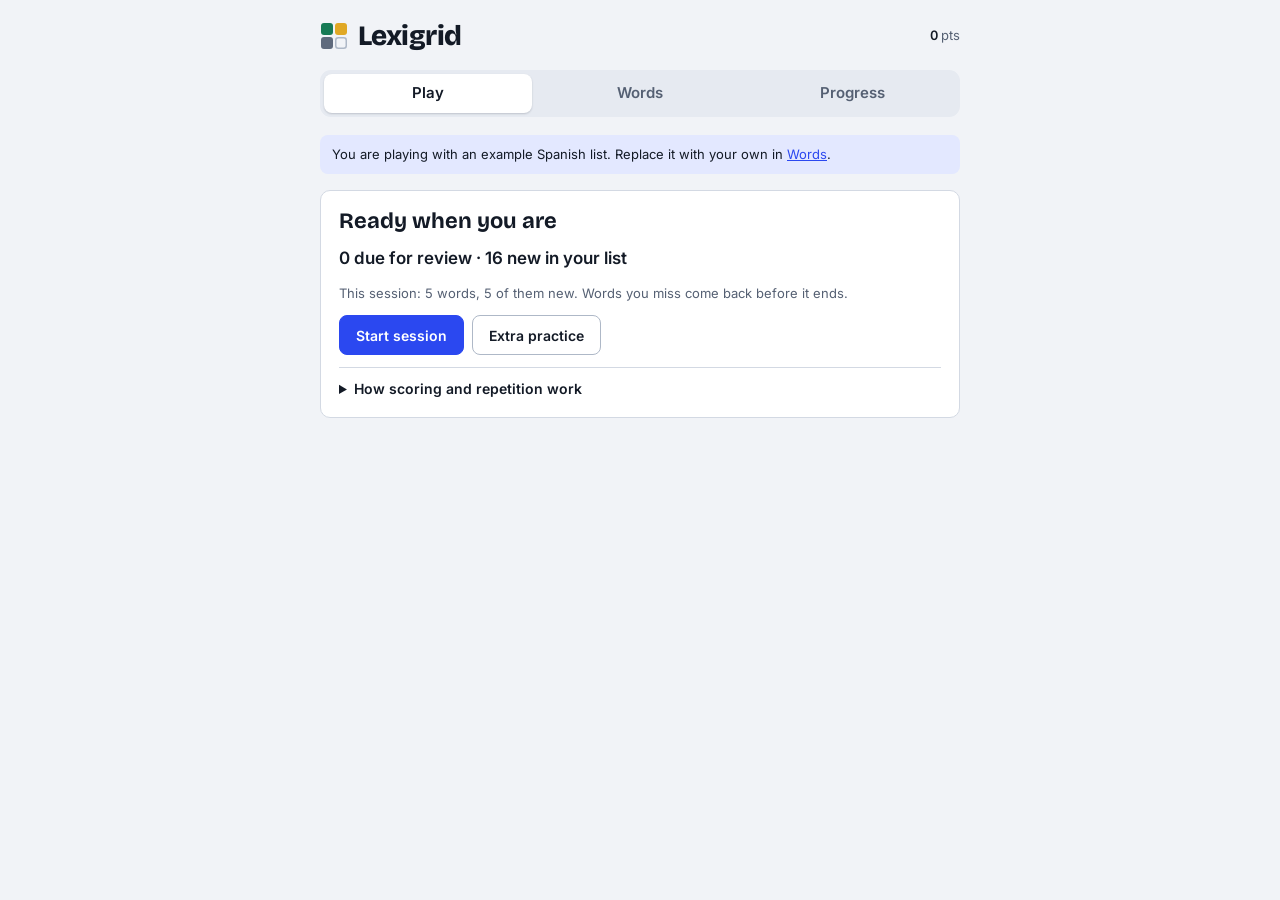
<file: Lexigrid.html>
<!doctype html><html><head><meta charset=utf8><meta name=viewport content="width=device-width,initial-scale=1,viewport-fit=cover"><style>:root{color-scheme:light;box-sizing:border-box;padding-top:env(safe-area-inset-top,0px);padding-bottom:env(safe-area-inset-bottom,0px)}html{scroll-padding-top:env(safe-area-inset-top,0px)}body{margin:0;padding:0;font:14px -apple-system,BlinkMacSystemFont,sans-serif;background:#fff;color:#000}img{max-width:100%}[hidden]:not([hidden=until-found i]){display:none!important}</style></head><body>
<title>Lexigrid</title>
<meta name="claude:viewport-fit-sides" content="cover">
<link rel="preconnect" href="https://fonts.googleapis.com">
<link rel="preconnect" href="https://fonts.gstatic.com" crossorigin>
<link rel="stylesheet" href="https://fonts.googleapis.com/css2?family=Bricolage+Grotesque:opsz,wght@12..96,500..800&family=DM+Mono:wght@400;500&family=Inter:wght@400..600&display=swap">
<style>
/* Layout: one 640px column. The prompt is an index card with a divider tab that names the Leitner box; the tiles carry the colour, the chrome stays quiet. */
:root{
  --font-display:'Bricolage Grotesque','Avenir Next','Segoe UI',system-ui,sans-serif;
  --font-body:'Inter',system-ui,-apple-system,'Segoe UI',Roboto,sans-serif;
  --font-tile:'DM Mono',ui-monospace,'SFMono-Regular',Menlo,Consolas,monospace;
  --bg:#F1F3F7; --surface:#FFFFFF; --surface-2:#E6EAF1; --ink:#131A26; --muted:#556073;
  --line:#D3D9E3; --line-strong:#AEB8C7;
  --accent:#2B48F0; --on-accent:#FFFFFF; --accent-soft:#E3E8FF;
  --good:#177A55; --on-good:#FFFFFF; --good-text:#177A55; --good-soft:#DDF1E8;
  --near:#E0A825; --on-near:#1D1500; --near-soft:#FBEFCB;
  --miss:#5F6A7D; --on-miss:#FFFFFF;
  --danger:#B3261E;
  --radius:10px;
}
@media (prefers-color-scheme: dark){
  :root:not([data-theme="light"]){
    --bg:#0E131B; --surface:#171E29; --surface-2:#212A38; --ink:#E8EDF5; --muted:#9AA6B8;
    --line:#2B3545; --line-strong:#4A566B;
    --accent:#8FA2FF; --on-accent:#0E131B; --accent-soft:#232C57;
    --good:#2FB27B; --on-good:#07140E; --good-text:#52C896; --good-soft:#173629;
    --near:#E3B23C; --on-near:#1D1500; --near-soft:#3D3113;
    --miss:#465065; --on-miss:#E8EDF5;
    --danger:#F2877F;
    color-scheme:dark;
  }
}
:root[data-theme="dark"]{
  --bg:#0E131B; --surface:#171E29; --surface-2:#212A38; --ink:#E8EDF5; --muted:#9AA6B8;
  --line:#2B3545; --line-strong:#4A566B;
  --accent:#8FA2FF; --on-accent:#0E131B; --accent-soft:#232C57;
  --good:#2FB27B; --on-good:#07140E; --good-text:#52C896; --good-soft:#173629;
  --near:#E3B23C; --on-near:#1D1500; --near-soft:#3D3113;
  --miss:#465065; --on-miss:#E8EDF5;
  --danger:#F2877F;
  color-scheme:dark;
}

*{box-sizing:border-box}
body{
  background:var(--bg); color:var(--ink);
  font:15px/1.5 var(--font-body);
  padding-block:20px 48px;
  padding-left:max(16px, env(safe-area-inset-left, 0px));
  padding-right:max(16px, env(safe-area-inset-right, 0px));
}
h1,h2,h3{font-family:var(--font-display);margin:0;line-height:1.15;text-wrap:balance}
h2{font-size:22px;font-weight:700}
h3{font-size:18px;font-weight:700}
p{margin:0}
a{color:var(--accent)}
code{font-family:var(--font-tile);font-size:.92em;background:var(--surface-2);padding:1px 5px;border-radius:4px}
:focus-visible{outline:2px solid var(--accent);outline-offset:2px}
.muted{color:var(--muted)}
.small{font-size:13px}
.tnum{font-variant-numeric:tabular-nums}
.sr{position:absolute;width:1px;height:1px;overflow:hidden;clip:rect(0 0 0 0);white-space:nowrap}

.app{max-width:640px;margin:0 auto;display:flex;flex-direction:column;gap:18px}
.stack{display:flex;flex-direction:column;gap:16px}
.top{display:flex;align-items:center;justify-content:space-between;gap:8px 16px;flex-wrap:wrap}
.brand{display:flex;align-items:center;gap:10px}
.brand h1{font-size:28px;font-weight:800;letter-spacing:-.02em}
.hdr-meta{display:flex;gap:14px;font-size:13px;color:var(--muted);font-variant-numeric:tabular-nums}
.hdr-meta b{color:var(--ink);font-weight:600}
.warn{background:var(--near-soft);color:var(--ink);border-radius:8px;padding:10px 12px;font-size:13px}

.tabs{display:flex;gap:4px;background:var(--surface-2);padding:4px;border-radius:11px}
.tabs a{flex:1;text-align:center;padding:8px 0;border-radius:8px;color:var(--muted);text-decoration:none;font-weight:600}
.tabs a[aria-current="page"]{background:var(--surface);color:var(--ink);box-shadow:0 1px 2px rgba(10,20,40,.18)}

.card{background:var(--surface);border:1px solid var(--line);border-radius:var(--radius);padding:18px;display:flex;flex-direction:column;gap:12px}
.note{background:var(--accent-soft);border-radius:8px;padding:10px 12px;font-size:13px}
.lead{font-size:17px;font-weight:600}
.actions{display:flex;flex-wrap:wrap;gap:8px;align-items:center}
.btn{
  display:inline-flex;align-items:center;justify-content:center;gap:6px;
  min-height:40px;padding:0 16px;border-radius:8px;border:1px solid var(--line-strong);
  background:var(--surface);color:var(--ink);font:600 14px var(--font-body);cursor:pointer;
  touch-action:manipulation;text-decoration:none;
}
.btn:hover{background:var(--surface-2)}
.btn.primary{background:var(--accent);border-color:var(--accent);color:var(--on-accent)}
.btn.primary:hover{filter:brightness(1.08)}
.btn.ghost{border-color:transparent;background:transparent;color:var(--muted)}
.btn.ghost:hover{background:var(--surface-2)}
.btn.sm{min-height:34px;padding:0 12px;font-size:13px}
.btn[disabled]{opacity:.45;cursor:not-allowed}
.cost{font-family:var(--font-tile);font-weight:500;opacity:.8}
.sr:focus-visible + label.btn{outline:2px solid var(--accent);outline-offset:2px}

details{border-top:1px solid var(--line);padding-top:10px}
summary{cursor:pointer;font-weight:600;font-size:14px}
details ul{margin:8px 0 0;padding-left:18px;color:var(--muted);font-size:13px;display:flex;flex-direction:column;gap:4px}

/* game */
.sessionbar{display:flex;justify-content:space-between;gap:12px;font-size:13px;color:var(--muted)}
.sessionbar b{color:var(--ink)}
.track{height:4px;background:var(--surface-2);border-radius:4px;overflow:hidden;margin-top:6px}
.track i{display:block;height:100%;background:var(--accent);border-radius:4px}
.prompt{position:relative;margin-top:16px;background:var(--surface);border:1px solid var(--line);border-radius:var(--radius);padding:22px 18px 16px;display:flex;flex-direction:column;gap:4px}
.prompt .tab{
  position:absolute;bottom:100%;left:16px;margin-bottom:-1px;
  padding:3px 12px 2px;background:var(--surface);border:1px solid var(--line);border-bottom:1px solid var(--surface);
  border-radius:8px 8px 0 0;font:600 11px var(--font-body);letter-spacing:.08em;text-transform:uppercase;color:var(--muted);
}
.meaning{font-family:var(--font-display);font-size:clamp(22px,5.4vw,29px);font-weight:600;line-height:1.2;text-wrap:balance}
.meta{font-size:13px;color:var(--muted)}

.board{--cell:48px;--stagger:110ms;display:flex;flex-direction:column;align-items:center;gap:6px;padding:6px 0}
.row{display:flex;flex-wrap:wrap;justify-content:center;gap:6px 16px;max-width:100%}
.grp{display:flex;flex-wrap:wrap;justify-content:center;gap:5px;max-width:100%}
.sep{align-self:center;color:var(--muted);font-family:var(--font-tile);font-size:calc(var(--cell) * .45)}
.cell{
  width:var(--cell);height:var(--cell);display:grid;place-items:center;
  font-family:var(--font-tile);font-weight:500;font-size:calc(var(--cell) * .5);line-height:1;
  border:2px solid var(--line);border-radius:6px;background:var(--surface);color:var(--ink);
}
.cell[data-state="typed"]{border-color:var(--line-strong)}
.cell[data-state="hint"]{border:2px dashed var(--accent);color:var(--accent);background:transparent}
.cell[data-state="correct"]{--tile-bg:var(--good);--tile-fg:var(--on-good);background:var(--tile-bg);color:var(--tile-fg);border-color:var(--tile-bg)}
.cell[data-state="present"]{--tile-bg:var(--near);--tile-fg:var(--on-near);background:var(--tile-bg);color:var(--tile-fg);border-color:var(--tile-bg)}
.cell[data-state="absent"]{--tile-bg:var(--miss);--tile-fg:var(--on-miss);background:var(--tile-bg);color:var(--tile-fg);border-color:var(--tile-bg)}
.cell[data-state="answer"]{background:var(--surface-2);border-color:var(--surface-2)}
.row.flip .cell{animation:flip .5s ease both;animation-delay:calc(var(--i) * var(--stagger))}
.row.shake{animation:shake .35s}
@keyframes flip{
  0%{transform:rotateX(0);background:var(--surface);color:var(--ink);border-color:var(--line-strong)}
  49%{transform:rotateX(90deg);background:var(--surface);color:var(--ink);border-color:var(--line-strong)}
  50%{transform:rotateX(90deg);background:var(--tile-bg);color:var(--tile-fg);border-color:var(--tile-bg)}
  100%{transform:rotateX(0);background:var(--tile-bg);color:var(--tile-fg);border-color:var(--tile-bg)}
}
@keyframes shake{0%,100%{transform:translateX(0)}20%{transform:translateX(-6px)}40%{transform:translateX(6px)}60%{transform:translateX(-4px)}80%{transform:translateX(4px)}}
@media (prefers-reduced-motion: reduce){
  .row.flip .cell,.row.shake{animation:none}
}
.answer-label{font-size:12px;color:var(--muted);text-align:center;margin-top:4px}

#msg{min-height:22px;text-align:center;font-size:13px;color:var(--muted)}
#controls{display:flex;justify-content:center;flex-wrap:wrap;gap:8px}
.kb{display:flex;flex-direction:column;gap:6px;align-items:center}
.krow{display:flex;gap:5px;width:100%;justify-content:center}
.key{
  flex:1 1 0;max-width:44px;height:50px;padding:0;border:0;border-radius:6px;
  background:var(--surface-2);color:var(--ink);font:600 15px var(--font-body);cursor:pointer;touch-action:manipulation;
}
.key.wide{flex:1.7 1 0;max-width:70px;font-size:12px}
.key:hover{filter:brightness(.96)}
.key[data-state="correct"]{background:var(--good);color:var(--on-good)}
.key[data-state="present"]{background:var(--near);color:var(--on-near)}
.key[data-state="absent"]{background:var(--miss);color:var(--on-miss);opacity:.75}

.result h3.won{color:var(--good-text)}
.result h3.lost{color:var(--danger)}
.pts{font-family:var(--font-display);font-size:24px;font-weight:700;font-variant-numeric:tabular-nums}
.answer-word{font-family:var(--font-display);font-size:26px;font-weight:700}

.summary-list{list-style:none;margin:0;padding:0;display:flex;flex-direction:column}
.summary-list li{display:flex;justify-content:space-between;gap:12px;padding:8px 0;border-top:1px solid var(--line)}
.summary-list .w{font-weight:600}
.summary-list .when{color:var(--muted);font-size:13px;text-align:right}
.facts{display:flex;flex-wrap:wrap;gap:6px 22px}
.facts div{display:flex;flex-direction:column}
.facts b{font-family:var(--font-display);font-size:24px;font-weight:700;font-variant-numeric:tabular-nums;line-height:1.2}
.facts span{font-size:12px;color:var(--muted)}

/* words + settings */
label.fld{font-weight:600;font-size:14px}
textarea,input[type="search"],select{
  font:14px var(--font-body);color:var(--ink);background:var(--surface);
  border:1px solid var(--line-strong);border-radius:8px;padding:9px 11px;max-width:100%;
}
textarea{width:100%;min-height:230px;resize:vertical;font-family:var(--font-tile);line-height:1.65;font-size:14px}
select{min-height:38px}
.field{display:flex;justify-content:space-between;align-items:center;gap:12px;padding:10px 0;border-top:1px solid var(--line)}
.field:first-of-type{border-top:0}
.field span.d{display:block;font-size:12px;color:var(--muted)}
.field input[type="checkbox"]{width:20px;height:20px;accent-color:var(--accent)}
#list-status,#backup-status{font-size:13px;min-height:20px}
#list-status ul{margin:6px 0 0;padding-left:18px;color:var(--muted)}
.danger-zone{display:flex;flex-wrap:wrap;gap:8px;align-items:center}
.btn.danger{border-color:var(--danger);color:var(--danger)}

/* progress */
.stats{display:grid;grid-template-columns:repeat(auto-fit,minmax(110px,1fr));gap:14px 18px;margin:0}
.stats div{display:flex;flex-direction:column}
.stats dt{font-size:12px;color:var(--muted);order:2}
.stats dd{margin:0;font-family:var(--font-display);font-size:24px;font-weight:700;font-variant-numeric:tabular-nums;line-height:1.2;order:1}
.stages{display:grid;grid-template-columns:repeat(7,1fr);gap:6px;align-items:end}
.stage{display:flex;flex-direction:column;align-items:center;gap:4px;min-width:0}
.stage .n{font-weight:600;font-variant-numeric:tabular-nums;font-size:13px}
.stage .bar{width:100%;height:92px;display:flex;align-items:flex-end}
.stage .bar i{display:block;width:100%;height:var(--h);min-height:3px;border-radius:4px 4px 0 0;background:var(--accent)}
.stage[data-k="new"] .bar i{background:var(--line-strong)}
.stage[data-k="missed"] .bar i{background:var(--near)}
.stage[data-k="box5"] .bar i{background:var(--good)}
.stage .lab{font-size:11px;font-weight:600;text-align:center;line-height:1.2}
.stage .int{font-size:10px;color:var(--muted);text-align:center;line-height:1.2}
.filters{display:flex;flex-wrap:wrap;gap:8px}
.filters input{flex:1 1 160px;min-width:0}
.wordlist,.hist{list-style:none;margin:0;padding:0;display:flex;flex-direction:column}
.wordlist li,.hist li{display:flex;justify-content:space-between;align-items:center;gap:12px;padding:9px 0;border-top:1px solid var(--line)}
.wordlist .l{min-width:0;display:flex;flex-direction:column}
.wordlist .l b{overflow-wrap:anywhere}
.wordlist .l span{color:var(--muted);font-size:13px;overflow-wrap:anywhere}
.wordlist .r{display:flex;flex-direction:column;align-items:flex-end;gap:2px;flex:none}
.wordlist .r small{color:var(--muted);font-size:12px}
.pill{display:inline-block;padding:1px 9px;border-radius:99px;font-size:12px;font-weight:600;background:var(--accent-soft);color:var(--accent)}
.pill[data-s="new"]{background:var(--surface-2);color:var(--muted)}
.pill[data-s="missed"]{background:var(--near-soft);color:var(--ink)}
.pill[data-s="box5"]{background:var(--good-soft);color:var(--good-text)}
.empty{color:var(--muted);font-size:13px;padding:6px 0}
</style>

<div class="app">
  <header class="top">
    <div class="brand">
      <svg width="28" height="28" viewBox="0 0 28 28" aria-hidden="true">
        <rect x="1" y="1" width="12" height="12" rx="3" style="fill:var(--good)"/>
        <rect x="15" y="1" width="12" height="12" rx="3" style="fill:var(--near)"/>
        <rect x="1" y="15" width="12" height="12" rx="3" style="fill:var(--miss)"/>
        <rect x="15.75" y="15.75" width="10.5" height="10.5" rx="2.5" style="fill:none;stroke:var(--line-strong);stroke-width:1.5"/>
      </svg>
      <h1>Lexigrid</h1>
    </div>
    <div class="hdr-meta" id="hdr-meta"></div>
  </header>
  <p class="warn" id="store-warn" hidden>This browser is not keeping your progress (private window or blocked site data). Copy a backup from the Words tab before you leave.</p>

  <nav class="tabs" aria-label="Sections">
    <a href="#play" data-tab="play">Play</a>
    <a href="#words" data-tab="words">Words</a>
    <a href="#progress" data-tab="progress">Progress</a>
  </nav>

  <main>
    <section id="view-play" class="stack">
      <div id="play-root" class="stack"></div>
    </section>

    <section id="view-words" class="stack" hidden>
      <div class="card">
        <h2>Your word list</h2>
        <p class="muted small">One entry per line: <code>word = meaning</code>. A tab, <code>;</code> or <code>|</code> works as the separator too, so you can paste straight from a spreadsheet. Phrases and hyphens are fine. Lines starting with # are ignored. Verbs can keep their “to” (<code>to commute = pendeln</code>); the game leaves it out of the answer.</p>
        <label class="fld" for="words-input">Words</label>
        <textarea id="words-input" spellcheck="false" autocapitalize="off" autocomplete="off"></textarea>
        <div class="actions">
          <button class="btn primary" id="save-list" type="button">Save list</button>
          <input type="file" id="file-in" class="sr" multiple accept=".txt,.csv,.tsv,text/plain,text/csv">
          <label class="btn" for="file-in">Load from files</label>
          <span class="muted small" id="list-count"></span>
        </div>
        <div id="list-status" role="status"></div>
      </div>

      <div class="card">
        <h2>Game settings</h2>
        <div>
          <div class="field"><label for="set-size">Words per session<span class="d">Reviews come first, then new words.</span></label>
            <select id="set-size"><option>5</option><option>10</option><option>15</option><option>20</option><option>30</option></select></div>
          <div class="field"><label for="set-new">Most new words per session<span class="d">Set to 0 to only review.</span></label>
            <select id="set-new"><option>0</option><option>3</option><option>5</option><option>10</option><option>20</option></select></div>
          <div class="field"><label for="set-strict">Accents must match<span class="d">With this on, ä is not a. Off treats them as equal.</span></label>
            <input type="checkbox" id="set-strict"></div>
          <div class="field"><label for="set-hideto">Leave “to” out of verbs<span class="d">“to commute” is played as “commute”, and a note under the meaning says it is a verb.</span></label>
            <input type="checkbox" id="set-hideto"></div>
          <div class="field"><label for="set-layout">On-screen keyboard</label>
            <select id="set-layout"><option value="qwerty">QWERTY</option><option value="qwertz">QWERTZ</option></select></div>
        </div>
      </div>

      <div class="card">
        <h2>Backup and reset</h2>
        <p class="muted small">Your list and progress live in this browser. Copy a backup to move them to another device or keep them safe.</p>
        <textarea id="backup-area" style="min-height:90px" placeholder="Paste a backup here to restore it" spellcheck="false"></textarea>
        <div class="actions">
          <button class="btn" id="copy-backup" type="button">Copy backup</button>
          <button class="btn" id="restore-backup" type="button">Restore from pasted backup</button>
        </div>
        <div id="backup-status" role="status"></div>
        <div class="danger-zone" id="reset-zone"></div>
      </div>
    </section>

    <section id="view-progress" class="stack" hidden>
      <div class="card"><h2>Progress</h2><dl class="stats" id="prog-stats"></dl></div>
      <div class="card">
        <h2>Where your words are</h2>
        <div class="stages" id="stage-chart"></div>
        <p class="muted small">Solve a word in three guesses or fewer, without a hint, and it moves up a box and comes back later. A miss sends it back to Missed.</p>
      </div>
      <div class="card">
        <h2>All words</h2>
        <div class="filters">
          <input type="search" id="wf-q" placeholder="Search words or meanings" aria-label="Search words">
          <select id="wf-show" aria-label="Show">
            <option value="all">All</option><option value="due">Due now</option><option value="missed">Missed</option>
            <option value="new">New</option><option value="mastered">Mastered</option>
          </select>
        </div>
        <ul class="wordlist" id="word-ul"></ul>
      </div>
      <div class="card"><h2>Recent sessions</h2><ul class="hist" id="hist"></ul></div>
    </section>
  </main>
  <div class="sr" id="sr" aria-live="polite"></div>
</div>

<script id="logic">
// ===== Pure logic: rules, scoring, scheduling. No DOM access. =====
const LETTER_RE=/[\p{L}\p{N}]/u, MARK_RE=/\p{M}/u;
const INTERVALS=[0,1,3,7,16,35];             // days until review, by box 0..5
const GUESS_POINTS=[100,80,65,50,35,20];     // points by guess number
const HINT_COST=15, MIN_POINTS=10, MAX_ATTEMPTS=6, MIN_LEN=2, MAX_LEN=20;
const SAMPLE=['perro = dog','gato = cat','casa = house','nube = cloud','playa = beach','cuchara = spoon','ventana = window','tormenta = storm','aprender = to learn','desayuno = breakfast','escalera = staircase','mariposa = butterfly','biblioteca = library','pájaro = bird','montaña = mountain','buenos días = good morning'].join('\n');

const uid=()=>Math.random().toString(36).slice(2,9)+Date.now().toString(36).slice(-4);
function shuffle(a){a=a.slice();for(let i=a.length-1;i>0;i--){const j=Math.floor(Math.random()*(i+1));[a[i],a[j]]=[a[j],a[i]];}return a;}
function fold(s){return s.normalize('NFD').replace(/\p{M}/gu,'').normalize('NFC');}
function normLetter(ch,strict){const l=ch.toLowerCase();return strict?l:fold(l);}

const TO_RE=/^to\s+(?=\S)/i;
function coreTerm(term,hideTo){return hideTo&&TO_RE.test(term)?term.replace(TO_RE,''):term;}
function tokenize(term){
  const slots=[];let n=0;
  for(const ch of term.normalize('NFC')){
    const last=slots[slots.length-1];
    if(MARK_RE.test(ch)&&last&&last.type==='l'){last.ch+=ch;continue;}
    if(LETTER_RE.test(ch)){slots.push({type:'l',ch});n++;}
    else if(/\s/.test(ch)){slots.push({type:'s',ch:' '});}
    else{slots.push({type:'s',ch});}
  }
  return {slots,n};
}

function evaluate(g,t){
  const n=t.length,marks=Array(n).fill('absent'),left={};
  for(let i=0;i<n;i++){if(g[i]===t[i])marks[i]='correct';else left[t[i]]=(left[t[i]]||0)+1;}
  for(let i=0;i<n;i++){if(marks[i]==='correct')continue;if(left[g[i]]>0){marks[i]='present';left[g[i]]--;}}
  return marks;
}

function cleanCell(s){return s.trim().replace(/^"(.*)"$/,'$1').replace(/\s+/g,' ').trim().normalize('NFC');}
function splitLine(line){
  const seps=[/=/,/\t/,/;/,/\|/,/\s[-–—]\s/];
  for(const re of seps){const m=re.exec(line);if(m)return [line.slice(0,m.index),line.slice(m.index+m[0].length)];}
  const c=line.indexOf(',');
  if(c>0)return [line.slice(0,c),line.slice(c+1)];
  return [line,''];
}
function parseList(text){
  const entries=[],skipped=[],seen=new Set();
  String(text).split(/\r?\n/).forEach((raw,i)=>{
    const line=raw.trim();
    if(!line||line.startsWith('#'))return;
    const [t,h]=splitLine(line);
    const term=cleanCell(t),hint=cleanCell(h);
    const n=tokenize(coreTerm(term,true)).n;
    const bad=(reason)=>skipped.push({line:i+1,text:line,reason});
    if(!term)return bad('no word');
    if(!hint)return bad('no meaning after the word');
    if(n<MIN_LEN)return bad('needs at least '+MIN_LEN+' letters');
    if(n>MAX_LEN)return bad('longer than '+MAX_LEN+' letters');
    const key=term.toLowerCase();
    if(seen.has(key))return bad('duplicate of an earlier line');
    seen.add(key);
    entries.push({term,hint});
  });
  return {entries,skipped};
}

function newWord(e){return {id:uid(),term:e.term,hint:e.hint,box:0,due:0,tries:0,wins:0,lapses:0,last:0};}
function mergeWords(existing,entries){
  const map=new Map(existing.map(w=>[w.term.toLowerCase(),w]));
  let added=0,updated=0;const out=[];
  for(const e of entries){
    const k=e.term.toLowerCase(),old=map.get(k);
    if(old){if(old.hint!==e.hint||old.term!==e.term)updated++;out.push({...old,term:e.term,hint:e.hint});map.delete(k);}
    else{out.push(newWord(e));added++;}
  }
  return {words:out,added,updated,removed:map.size};
}

function startOfDay(ts){const d=new Date(ts);return new Date(d.getFullYear(),d.getMonth(),d.getDate()).getTime();}
function addDays(ts,n){const d=new Date(ts);return new Date(d.getFullYear(),d.getMonth(),d.getDate()+n).getTime();}
function dayKey(ts){const d=new Date(ts);return d.getFullYear()+'-'+String(d.getMonth()+1).padStart(2,'0')+'-'+String(d.getDate()).padStart(2,'0');}
function dueLabel(ts,now){
  if(ts<=now)return 'now';
  const d=Math.round((startOfDay(ts)-startOfDay(now))/86400000);
  if(d<=0)return 'later today';
  if(d===1)return 'tomorrow';
  if(d<14)return 'in '+d+' days';
  if(d<60)return 'in '+Math.round(d/7)+' weeks';
  return 'in '+Math.round(d/30)+' months';
}
function effStreak(stats,now){
  if(!stats.streak)return 0;
  return (stats.lastDay===dayKey(now)||stats.lastDay===dayKey(addDays(now,-1)))?stats.streak:0;
}
function updateDayStreak(stats,now){
  const today=dayKey(now);
  if(stats.lastDay===today)return;
  stats.streak=stats.lastDay===dayKey(addDays(now,-1))?stats.streak+1:1;
  stats.lastDay=today;
}

const isDue=(w,now)=>w.tries>0&&w.due<=now;
function stageOf(w){if(w.tries===0)return 'new';if(w.box===0)return 'missed';return 'box'+w.box;}

function scoreFor(guesses,hints,streak,relearn){
  const base=GUESS_POINTS[guesses-1];
  const afterHints=Math.max(MIN_POINTS,base-HINT_COST*hints);
  const mult=1+0.1*Math.min(streak,10);
  let pts=afterHints*mult;
  if(relearn)pts*=0.5;
  return {base,afterHints,mult,points:Math.round(pts)};
}

function applyResult(w,r,now){
  const wasNew=w.tries===0;
  w.tries++;w.last=now;
  if(r.solved){
    w.wins++;
    const clean=r.hints===0&&r.guesses<=3;
    w.box=clean?Math.min(5,w.box+1):Math.max(1,w.box);
    if(r.relearn)w.box=1;
    w.due=addDays(now,INTERVALS[w.box]);
  }else{
    if(!wasNew)w.lapses++;
    w.box=0;w.due=now;
  }
  return w;
}

function pickSession(words,s,now){
  const due=words.filter(w=>isDue(w,now)).sort((a,b)=>a.box-b.box||a.due-b.due);
  const fresh=words.filter(w=>w.tries===0);
  const dueTake=due.slice(0,s.sessionSize);
  const newTake=fresh.slice(0,Math.max(0,Math.min(s.newPerSession,s.sessionSize-dueTake.length)));
  return {words:shuffle([...dueTake,...newTake]),due:dueTake.length,fresh:newTake.length,dueTotal:due.length,freshTotal:fresh.length};
}
function practicePick(words,size){
  const seen=words.filter(w=>w.tries>0).sort((a,b)=>a.box-b.box||a.due-b.due);
  const rest=words.filter(w=>w.tries===0);
  return shuffle([...seen,...rest].slice(0,size));
}

function sanitize(o){
  const num=(v,d,min,max)=>{v=Number(v);return Number.isFinite(v)?Math.min(max,Math.max(min,v)):d;};
  const ok=w=>w&&typeof w.term==='string'&&typeof w.hint==='string'&&(()=>{const n=tokenize(coreTerm(w.term,true)).n;return n>=MIN_LEN&&n<=MAX_LEN;})();
  const words=(Array.isArray(o.words)?o.words:[]).filter(ok).map(w=>({
    id:String(w.id||uid()),term:w.term,hint:w.hint,box:num(w.box,0,0,5),due:num(w.due,0,0,8.64e15),
    tries:num(w.tries,0,0,1e6),wins:num(w.wins,0,0,1e6),lapses:num(w.lapses,0,0,1e6),last:num(w.last,0,0,8.64e15)
  }));
  const st=o.settings||{};
  const settings={sessionSize:num(st.sessionSize,10,3,50),newPerSession:num(st.newPerSession,5,0,50),strict:st.strict!==false,hideTo:st.hideTo!==false,layout:st.layout==='qwertz'?'qwertz':'qwerty'};
  const sx=o.stats||{};
  const stats={points:num(sx.points,0,0,1e9),best:num(sx.best,0,0,1e9),streak:num(sx.streak,0,0,1e5),lastDay:typeof sx.lastDay==='string'?sx.lastDay:'',
    sessions:Array.isArray(sx.sessions)?sx.sessions.filter(s=>s&&typeof s==='object').slice(0,30):[]};
  return {v:1,words,settings,stats,sample:!!o.sample};
}
function freshState(){
  return sanitize({words:parseList(SAMPLE).entries.map(newWord),sample:true});
}
</script>

<script>
(function(){
'use strict';
const KEY='lexigrid.v1';
const $=(s,r=document)=>r.querySelector(s);
const esc=s=>String(s).replace(/[&<>"']/g,c=>({'&':'&amp;','<':'&lt;','>':'&gt;','"':'&quot;',"'":'&#39;'}[c]));
const disp=ch=>{const u=ch.toUpperCase();return u.length===ch.length?u:ch;};
const reduceMotion=()=>!!(window.matchMedia&&matchMedia('(prefers-reduced-motion: reduce)').matches);
const plural=(n,w)=>n+' '+w+(n===1?'':'s');

let storageOK=true;
try{localStorage.setItem('lexigrid.t','1');localStorage.removeItem('lexigrid.t');}catch(e){storageOK=false;}

function load(){
  try{
    const raw=localStorage.getItem(KEY);
    if(raw){const o=JSON.parse(raw);if(o&&Array.isArray(o.words))return sanitize(o);}
  }catch(e){}
  return freshState();
}
let S=load(),G=null,route='play',pendingReset=false;

function save(){
  if(!storageOK)return;
  try{localStorage.setItem(KEY,JSON.stringify(S));}
  catch(e){storageOK=false;$('#store-warn').hidden=false;}
}

/* ---------- header and routing ---------- */
function renderHeader(){
  const st=effStreak(S.stats,Date.now());
  $('#hdr-meta').innerHTML='<span><b>'+S.stats.points.toLocaleString()+'</b> pts</span>'+(st>0?'<span><b>'+st+'</b>-day streak</span>':'');
  $('#store-warn').hidden=storageOK;
}
function setRoute(){
  const h=location.hash.replace('#','');
  route=['play','words','progress'].includes(h)?h:'play';
  document.querySelectorAll('.tabs a').forEach(a=>{
    if(a.dataset.tab===route)a.setAttribute('aria-current','page');else a.removeAttribute('aria-current');
  });
  ['play','words','progress'].forEach(r=>{$('#view-'+r).hidden=r!==route;});
  if(route==='play'){renderPlay();}
  if(route==='words'){fillWords();}
  if(route==='progress'){renderProgress();}
  renderHeader();
}
window.addEventListener('hashchange',setRoute);

/* ---------- play: home ---------- */
function renderPlay(){
  if(!G)renderHome();
  else if(G.done)renderSummary();
  else renderGame();
}

function renderHome(){
  const now=Date.now(),W=S.words;
  const due=W.filter(w=>isDue(w,now)).length,fresh=W.filter(w=>w.tries===0).length;
  const pick=pickSession(W,S.settings,now);
  const n=pick.words.length;
  let html='';
  if(S.sample)html+='<div class="note">You are playing with an example Spanish list. Replace it with your own in <a href="#words">Words</a>.</div>';
  if(!W.length){
    html+='<div class="card"><h2>No words yet</h2><p class="muted">Add a few lines like <code>perro = dog</code> in <a href="#words">Words</a>, then come back.</p></div>';
  }else if(n>0){
    html+='<div class="card"><h2>Ready when you are</h2>'
      +'<p class="lead">'+due+' due for review · '+fresh+' new in your list</p>'
      +'<p class="muted small">This session: '+plural(n,'word')+(pick.fresh?', '+pick.fresh+' of them new':'')+'. Words you miss come back before it ends.</p>'
      +'<div class="actions"><button class="btn primary" type="button" data-action="start">Start session</button>'
      +'<button class="btn" type="button" data-action="practice">Extra practice</button></div>'
      +howItWorks()+'</div>';
  }else{
    const next=Math.min(...W.filter(w=>w.tries>0).map(w=>w.due));
    html+='<div class="card"><h2>You are all caught up</h2>'
      +'<p class="lead">Next review '+esc(dueLabel(next,now))+'</p>'
      +'<p class="muted small">Extra practice mixes your weakest words and leaves the schedule alone.</p>'
      +'<div class="actions"><button class="btn primary" type="button" data-action="practice">Extra practice</button></div>'
      +howItWorks()+'</div>';
  }
  $('#play-root').innerHTML=html;
}
function howItWorks(){
  return '<details><summary>How scoring and repetition work</summary><ul>'
    +'<li>Guess the word from its meaning. Green is the right letter in the right place, yellow is in the word but elsewhere.</li>'
    +'<li>Points: 100 for the first guess, then 80, 65, 50, 35, 20. A revealed letter costs '+HINT_COST+'.</li>'
    +'<li>Every word you solve in a row adds 0.1 to a multiplier, up to ×2.</li>'
    +'<li>Solve in three guesses or fewer without a hint and the word moves up a box. Reviews come after 1, 3, 7, 16 and 35 days.</li>'
    +'<li>Miss a word and it returns later in the same session for half points, then drops to the first box.</li>'
    +'</ul></details>';
}

/* ---------- play: session ---------- */
function startSession(cram){
  let words;
  if(cram)words=practicePick(S.words,S.settings.sessionSize);
  else words=pickSession(S.words,S.settings,Date.now()).words;
  if(!words.length)return;
  const set=new Set();
  S.words.forEach(w=>tokenize(coreTerm(w.term,S.settings.hideTo)).slots.forEach(s=>{if(s.type==='l')set.add(normLetter(s.ch,S.settings.strict));}));
  G={queue:words.map(w=>({id:w.id,retry:0,relearn:false})),idx:0,cram,score:0,streak:0,results:[],done:false,cur:null,
     letters:[...set].sort((a,b)=>a.localeCompare(b))};
  startWord();
}

function startWord(){
  const item=G.queue[G.idx];
  const word=S.words.find(w=>w.id===item.id);
  if(!word){
    if(G.idx+1>=G.queue.length)return showSummary();
    G.idx++;return startWord();
  }
  const stripped=!!S.settings.hideTo&&TO_RE.test(word.term);
  const tk=tokenize(coreTerm(word.term,S.settings.hideTo)),strict=S.settings.strict;
  const raw=tk.slots.filter(s=>s.type==='l').map(s=>s.ch.toLowerCase());
  const tab=item.relearn?'Second chance':word.tries===0?'New word':word.box===0?'Missed before':'Box '+word.box;
  G.cur={word,item,verbTo:stripped,slots:tk.slots,n:tk.n,raw,norm:raw.map(ch=>normLetter(ch,strict)),strict,tab,
    rows:[],typed:[],revealed:new Set(),hints:0,status:'playing',busy:false,flipRow:-1,shake:false,keys:{},result:null,info:null,requeued:false};
  renderPlay();
}

function renderGame(){
  const c=G.cur,total=G.queue.length;
  const mult=(1+0.1*Math.min(G.streak,10)).toFixed(1);
  const groups=c.slots.filter(s=>s.type==='s'&&s.ch===' ').length+1;
  $('#play-root').innerHTML=
    '<div><div class="sessionbar"><span>Word <b>'+(G.idx+1)+'</b> of '+total+(G.cram?' · practice':'')+'</span>'
    +'<span class="tnum">Score <b>'+G.score+'</b> · streak ×'+mult+'</span></div>'
    +'<div class="track" aria-hidden="true"><i style="width:'+Math.round(100*G.idx/total)+'%"></i></div></div>'
    +'<div class="prompt"><span class="tab">'+esc(c.tab)+'</span><p class="meaning">'+esc(c.word.hint)+'</p>'
    +'<p class="meta">'+plural(c.n,'letter')+(groups>1?' · '+groups+' words':'')+(c.verbTo?' · verb, “to” is not part of the answer':'')+'</p></div>'
    +'<div id="board" class="board" role="group" aria-label="Your guesses"></div>'
    +'<div id="msg" role="status"></div><div id="controls"></div><div id="kb" class="kb"></div><div id="result"></div>';
  renderBoard();renderControls();
  if(c.status==='playing')renderKeyboard();else renderResult();
  fitBoard();
}

function renderBoard(){
  const c=G.cur,el=$('#board');if(!el)return;
  let html='';
  for(let r=0;r<MAX_ATTEMPTS;r++){
    const row=c.rows[r];
    const active=!row&&r===c.rows.length&&c.status==='playing';
    html+='<div class="row'+(r===c.flipRow?' flip':'')+(active&&c.shake?' shake':'')+'">';
    html+=rowHTML(c,(li,ti)=>{
      let ch='',state='empty';
      if(row){ch=row.chars[li];state=row.marks[li];}
      else if(active){
        if(c.revealed.has(li)){ch=c.raw[li];state='hint';}
        else if(c.typed[ti]){ch=c.typed[ti];state='typed';}
      }
      return '<div class="cell" data-state="'+state+'" style="--i:'+li+'">'+(ch?esc(disp(ch)):'')+'</div>';
    });
    html+='</div>';
  }
  if(c.status==='lost'){
    html+='<div class="row">'+rowHTML(c,li=>'<div class="cell" data-state="answer">'+esc(disp(c.raw[li]))+'</div>')+'</div>';
    html+='<div class="answer-label">The answer</div>';
  }
  el.style.setProperty('--stagger',(reduceMotion()?0:Math.max(40,Math.min(110,Math.floor(1100/c.n))))+'ms');
  el.innerHTML=html;
}
function rowHTML(c,cellFn){
  let html='<div class="grp">',li=0,ti=0;
  for(const s of c.slots){
    if(s.type==='s'){
      if(s.ch===' ')html+='</div><div class="grp">';
      else html+='<span class="sep">'+esc(s.ch)+'</span>';
      continue;
    }
    html+=cellFn(li,ti);
    if(!c.revealed.has(li))ti++;
    li++;
  }
  return html+'</div>';
}
function fitBoard(){
  const b=$('#board');if(!b||!G||!G.cur)return;
  const c=G.cur,w=b.clientWidth||320,gap=5;
  const groups=[0];
  c.slots.forEach(s=>{if(s.type==='l')groups[groups.length-1]++;else if(s.ch===' ')groups.push(0);});
  const oneLine=(w-gap*(c.n-groups.length)-16*(groups.length-1))/c.n;
  const longest=Math.max(...groups);
  const wrapFit=(w-gap*(longest-1))/longest;
  let cell=oneLine>=30?oneLine:Math.min(34,wrapFit);
  cell=Math.max(20,Math.min(52,Math.floor(cell)));
  b.style.setProperty('--cell',cell+'px');
}

const ROWS={qwerty:['qwertyuiop','asdfghjkl','zxcvbnm'],qwertz:['qwertzuiop','asdfghjkl','yxcvbnm']};
function renderKeyboard(){
  const c=G.cur,el=$('#kb');if(!el)return;
  const key=l=>'<button class="key" type="button" data-action="key" data-key="'+esc(l)+'" data-state="'+(c.keys[l]||'')+'">'+esc(disp(l))+'</button>';
  const hasLatin=G.letters.some(l=>/^[a-z]$/.test(l));
  const extras=G.letters.filter(l=>!/^[a-z]$/.test(l));
  let html='';
  if(hasLatin){
    const rows=ROWS[S.settings.layout]||ROWS.qwerty;
    rows.forEach((r,i)=>{
      html+='<div class="krow">';
      if(i===2)html+='<button class="key wide" type="button" data-action="enter">Enter</button>';
      html+=[...r].map(key).join('');
      if(i===2)html+='<button class="key wide" type="button" data-action="back" aria-label="Backspace">⌫</button>';
      html+='</div>';
    });
  }
  for(let i=0;i<extras.length;i+=10){
    html+='<div class="krow">'+extras.slice(i,i+10).map(key).join('')+'</div>';
  }
  if(!hasLatin)html+='<div class="krow"><button class="key wide" type="button" data-action="enter">Enter</button><button class="key wide" type="button" data-action="back" aria-label="Backspace">⌫</button></div>';
  el.innerHTML=html;
}
function hintCandidates(c){
  const green=new Set();
  c.rows.forEach(r=>r.marks.forEach((m,i)=>{if(m==='correct')green.add(i);}));
  return [...Array(c.n).keys()].filter(i=>!c.revealed.has(i)&&!green.has(i));
}
function renderControls(){
  const c=G.cur,el=$('#controls');if(!el)return;
  if(c.status!=='playing'){el.innerHTML='';return;}
  const max=Math.max(1,Math.floor(c.n/3));
  const can=c.hints<max&&!c.busy&&hintCandidates(c).length>0;
  el.innerHTML='<button class="btn sm" type="button" data-action="hint"'+(can?'':' disabled')+'>Reveal a letter <span class="cost">−'+HINT_COST+'</span></button>'
    +'<button class="btn ghost sm" type="button" data-action="giveup">Show answer</button>';
}

function flash(msg){
  const m=$('#msg');if(!m)return;
  m.textContent=msg;
  clearTimeout(flash.t);
  flash.t=setTimeout(()=>{const x=$('#msg');if(x)x.textContent='';},1800);
}
function announce(t){$('#sr').textContent=t;}

function typeLetter(ch){
  const c=G&&G.cur;if(!c||c.status!=='playing'||c.busy)return;
  if(c.typed.length>=c.n-c.revealed.size)return;
  c.typed.push(ch.toLowerCase());
  renderBoard();
}
function backspace(){
  const c=G&&G.cur;if(!c||c.status!=='playing'||c.busy)return;
  c.typed.pop();renderBoard();
}
function reveal(){
  const c=G&&G.cur;if(!c||c.status!=='playing'||c.busy)return;
  if(c.hints>=Math.max(1,Math.floor(c.n/3)))return;
  const cand=hintCandidates(c);if(!cand.length)return;
  c.revealed.add(cand[Math.floor(Math.random()*cand.length)]);
  c.hints++;
  const cap=c.n-c.revealed.size;
  if(c.typed.length>cap)c.typed.length=cap;
  renderBoard();renderControls();
}
const RANK={absent:1,present:2,correct:3};
function submit(){
  const c=G&&G.cur;if(!c||c.status!=='playing'||c.busy)return;
  if(c.typed.length<c.n-c.revealed.size){
    flash('Not enough letters');
    c.shake=true;renderBoard();
    setTimeout(()=>{c.shake=false;if(G&&G.cur===c&&c.status==='playing')renderBoard();},380);
    return;
  }
  const chars=[];let ti=0;
  for(let i=0;i<c.n;i++)chars.push(c.revealed.has(i)?c.raw[i]:c.typed[ti++]);
  const gNorm=chars.map(ch=>normLetter(ch,c.strict));
  const marks=evaluate(gNorm,c.norm);
  const shown=chars.map((ch,i)=>marks[i]==='correct'?c.raw[i]:ch);
  c.rows.push({chars:shown,marks});c.typed=[];
  gNorm.forEach((l,i)=>{if((RANK[marks[i]]||0)>(RANK[c.keys[l]]||0))c.keys[l]=marks[i];});
  const won=marks.every(m=>m==='correct');
  c.busy=true;c.flipRow=c.rows.length-1;
  renderBoard();renderControls();
  announce('Guess '+c.rows.length+': '+shown.map((ch,i)=>disp(ch)+' '+marks[i]).join(', '));
  const delay=reduceMotion()?60:c.n*Math.max(40,Math.min(110,Math.floor(1100/c.n)))+500;
  setTimeout(()=>{
    c.busy=false;c.flipRow=-1;
    if(won)finish(true);
    else if(c.rows.length>=MAX_ATTEMPTS)finish(false);
    else{renderBoard();renderKeyboard();renderControls();}
  },delay);
}

function finish(won){
  const c=G.cur;if(c.status!=='playing')return;
  c.status=won?'won':'lost';
  const item=c.item,guesses=c.rows.length;
  let pts=0;
  if(won){
    c.info=scoreFor(guesses,c.hints,G.streak,item.relearn);
    pts=c.info.points;G.score+=pts;G.streak++;
    S.stats.points+=pts;
  }else{
    G.streak=0;
  }
  c.result={id:c.word.id,solved:won,guesses,hints:c.hints,points:pts,relearn:item.relearn};
  G.results.push(c.result);
  if(!G.cram)applyResult(c.word,{solved:won,guesses,hints:c.hints,relearn:item.relearn},Date.now());
  if(!won&&item.retry<2){
    G.queue.splice(Math.min(G.queue.length,G.idx+4),0,{id:item.id,retry:item.retry+1,relearn:true});
    c.requeued=true;
  }
  save();renderHeader();
  announce(won?'Solved in '+guesses+(guesses===1?' guess':' guesses'):'Not solved. The word was '+c.word.term);
  renderGame();
}
function giveUp(){
  const c=G&&G.cur;if(!c||c.status!=='playing'||c.busy)return;
  finish(false);
}

function renderResult(){
  const c=G.cur,el=$('#result');if(!el)return;
  const now=Date.now(),w=c.word,last=G.idx+1>=G.queue.length;
  let html='<div class="card result">';
  if(c.status==='won'){
    const i=c.info;
    html+='<h3 class="won">Solved in '+plural(c.rows.length,'guess')+(c.rows.length===1?'. Nice.':'')+'</h3>'
      +'<p class="pts">+'+c.result.points+' points</p>'
      +'<p class="muted small">'+i.base+' for the guess'+(c.hints?', −'+(HINT_COST*c.hints)+' for '+plural(c.hints,'revealed letter'):'')
      +' × '+i.mult.toFixed(1)+' streak'+(c.item.relearn?', half points for a second chance':'')+'</p>';
  }else{
    html+='<h3 class="lost">Not this time</h3><p class="answer-word">'+esc(w.term)+'</p>'
      +'<p class="muted small">'+esc(w.hint)+'</p>';
  }
  if(G.cram){
    html+='<p class="small">Practice mode. The schedule did not change.</p>';
  }else if(c.status==='won'){
    html+='<p class="small">Next review <b>'+esc(dueLabel(w.due,now))+'</b> · Box '+w.box+' of 5</p>';
  }else if(c.requeued){
    html+='<p class="small">It comes back a few words from now.</p>';
  }else{
    html+='<p class="small">It will be first in your next session.</p>';
  }
  html+='<div class="actions"><button class="btn primary" type="button" data-action="next">'+(last?'See results':'Next word')+'</button>'
    +'<button class="btn ghost" type="button" data-action="quit">End session</button></div></div>';
  el.innerHTML=html;
  const b=el.querySelector('[data-action="next"]');if(b)b.focus({preventScroll:true});
}

function next(){
  if(!G||!G.cur||G.cur.status==='playing')return;
  if(G.idx+1>=G.queue.length)return showSummary();
  G.idx++;startWord();
}

function showSummary(){
  if(!G)return;
  G.done=true;
  const first=G.results.filter(r=>!r.relearn);
  if(!G.recorded){
    G.recorded=true;
    if(first.length){
      S.stats.best=Math.max(S.stats.best,G.score);
      S.stats.sessions.unshift({t:Date.now(),score:G.score,solved:first.filter(r=>r.solved).length,total:first.length,cram:!!G.cram});
      S.stats.sessions=S.stats.sessions.slice(0,30);
      updateDayStreak(S.stats,Date.now());
      save();
    }
  }
  renderHeader();renderPlay();
}
function renderSummary(){
  const now=Date.now();
  const first=G.results.filter(r=>!r.relearn);
  const solved=first.filter(r=>r.solved);
  const missed=first.filter(r=>!r.solved);
  const avg=solved.length?(solved.reduce((a,r)=>a+r.guesses,0)/solved.length).toFixed(1):'–';
  let html='<div class="card"><h2>'+(first.length?'Session complete':'Session ended')+'</h2>'
    +'<div class="facts"><div><b>'+G.score+'</b><span>points</span></div>'
    +'<div><b>'+solved.length+'/'+first.length+'</b><span>solved first time</span></div>'
    +'<div><b>'+avg+'</b><span>avg guesses</span></div></div>';
  if(G.cram)html+='<p class="muted small">Practice session. The schedule did not change.</p>';
  if(missed.length){
    html+='<h3>Worth another look</h3><ul class="summary-list">'+missed.map(r=>{
      const w=S.words.find(x=>x.id===r.id);if(!w)return '';
      const when=G.cram?'':(w.due<=now?'next session':esc(dueLabel(w.due,now)));
      return '<li><span><span class="w">'+esc(w.term)+'</span><br><span class="muted small">'+esc(w.hint)+'</span></span><span class="when">'+when+'</span></li>';
    }).join('')+'</ul>';
  }else if(first.length){
    html+='<p>No misses. Everything you saw today was a hit.</p>';
  }
  html+='<div class="actions"><button class="btn primary" type="button" data-action="again">Play again</button>'
    +'<button class="btn" type="button" data-action="home">Done</button></div></div>';
  $('#play-root').innerHTML=html;
}

$('#play-root').addEventListener('click',e=>{
  const b=e.target.closest('[data-action]');if(!b)return;
  const a=b.dataset.action;
  if(a==='start')startSession(false);
  else if(a==='practice')startSession(true);
  else if(a==='key'){typeLetter(b.dataset.key);b.blur();}
  else if(a==='enter'){submit();b.blur();}
  else if(a==='back'){backspace();b.blur();}
  else if(a==='hint'){reveal();b.blur();}
  else if(a==='giveup')giveUp();
  else if(a==='next')next();
  else if(a==='quit'){if(G&&G.results.length)showSummary();else{G=null;renderPlay();}}
  else if(a==='again'){const cram=G&&G.cram;G=null;startSession(!!cram&&!S.words.some(w=>isDue(w,Date.now())||w.tries===0));}
  else if(a==='home'){G=null;renderPlay();}
});

document.addEventListener('keydown',e=>{
  if(route!=='play'||!G||G.done||!G.cur)return;
  const t=e.target;
  if(t&&/^(INPUT|TEXTAREA|SELECT)$/.test(t.tagName))return;
  if(e.ctrlKey||e.metaKey||e.altKey)return;
  const c=G.cur;
  if(e.key==='Enter'){e.preventDefault();if(c.status==='playing')submit();else next();return;}
  if(c.status!=='playing')return;
  if(e.key==='Backspace'){e.preventDefault();backspace();return;}
  if(e.key.length===1&&LETTER_RE.test(e.key)){e.preventDefault();typeLetter(e.key);}
});
if(window.ResizeObserver)new ResizeObserver(()=>fitBoard()).observe($('#play-root'));
window.addEventListener('resize',fitBoard);

/* ---------- words tab ---------- */
function abortSession(){if(G){G=null;}}
function ensureOption(sel,val){
  if(![...sel.options].some(o=>o.value===String(val))){
    const o=document.createElement('option');o.value=String(val);o.textContent=String(val);sel.appendChild(o);
  }
  sel.value=String(val);
}
function fillWords(){
  $('#words-input').value=S.words.map(w=>w.term+' = '+w.hint).join('\n');
  ensureOption($('#set-size'),S.settings.sessionSize);
  ensureOption($('#set-new'),S.settings.newPerSession);
  $('#set-strict').checked=S.settings.strict;
  $('#set-hideto').checked=S.settings.hideTo;
  replaceNext=S.sample;
  $('#set-layout').value=S.settings.layout;
  $('#list-count').textContent=plural(S.words.length,'word')+' saved';
  $('#list-status').textContent='';$('#backup-status').textContent='';
  renderReset();
}
function saveList(force){
  const parsed=parseList($('#words-input').value);
  const st=$('#list-status');
  if(!parsed.entries.length){
    st.innerHTML='No valid lines found, so nothing was changed. Use the form <code>word = meaning</code>.';
    return;
  }
  const m=mergeWords(S.words,parsed.entries);
  if(m.removed>0&&!force&&!S.sample){
    st.innerHTML=plural(m.removed,'word')+' in your saved list '+(m.removed===1?'is':'are')+' missing from this text and would be removed with '+(m.removed===1?'its':'their')+' progress. '
      +'<button class="btn sm danger" type="button" id="confirm-save">Save and remove</button>';
    return;
  }
  abortSession();
  S.words=m.words;S.sample=false;save();
  let msg='Saved '+plural(m.words.length,'word')+' ('+m.added+' new'+(m.updated?', '+m.updated+' changed':'')+(m.removed?', '+m.removed+' removed':'')+').';
  if(parsed.skipped.length){
    msg+=' '+plural(parsed.skipped.length,'line')+' skipped:<ul>'+parsed.skipped.slice(0,6).map(s=>'<li>line '+s.line+': '+esc(s.reason)+'</li>').join('')
      +(parsed.skipped.length>6?'<li>and '+(parsed.skipped.length-6)+' more</li>':'')+'</ul>';
  }
  st.innerHTML=msg;
  $('#list-count').textContent=plural(S.words.length,'word')+' saved';
  renderHeader();
}
$('#save-list').addEventListener('click',()=>saveList(false));
$('#list-status').addEventListener('click',e=>{if(e.target.id==='confirm-save')saveList(true);});
let replaceNext=false;
$('#file-in').addEventListener('change',e=>{
  const files=[...(e.target.files||[])];
  e.target.value='';
  if(!files.length)return;
  const read=f=>new Promise((res,rej)=>{
    const r=new FileReader();
    r.onload=()=>res(String(r.result||'').trim());
    r.onerror=()=>rej(f.name);
    r.readAsText(f);
  });
  Promise.all(files.map(read)).then(texts=>{
    const base=replaceNext?'':$('#words-input').value.trim();
    replaceNext=false;
    $('#words-input').value=[base,...texts].filter(Boolean).join('\n');
    $('#list-status').textContent='Added '+plural(files.length,'file')+' to the text. Check the list, then press Save list.';
  }).catch(name=>{$('#list-status').textContent='The file '+name+' could not be read.';});
});

$('#set-size').addEventListener('change',e=>{S.settings.sessionSize=Number(e.target.value);save();});
$('#set-new').addEventListener('change',e=>{S.settings.newPerSession=Number(e.target.value);save();});
$('#set-strict').addEventListener('change',e=>{S.settings.strict=e.target.checked;save();});
$('#set-hideto').addEventListener('change',e=>{S.settings.hideTo=e.target.checked;save();});
$('#set-layout').addEventListener('change',e=>{S.settings.layout=e.target.value;save();});

function backupJSON(){return JSON.stringify({app:'lexigrid',v:1,words:S.words,settings:S.settings,stats:S.stats,sample:S.sample});}
$('#copy-backup').addEventListener('click',()=>{
  const ta=$('#backup-area'),st=$('#backup-status');
  ta.value=backupJSON();ta.focus();ta.select();
  const fallback=()=>{st.textContent='Select the text above and copy it (Ctrl or Cmd + C).';};
  try{
    navigator.clipboard.writeText(ta.value).then(()=>{st.textContent='Backup copied. Paste it somewhere safe.';},fallback);
  }catch(e){fallback();}
});
$('#restore-backup').addEventListener('click',()=>{
  const st=$('#backup-status');
  try{
    const o=JSON.parse($('#backup-area').value);
    if(!o||!Array.isArray(o.words))throw new Error('shape');
    const next=sanitize(o);
    if(!next.words.length)throw new Error('empty');
    abortSession();S=next;save();fillWords();renderHeader();
    $('#backup-status').textContent='Restored '+plural(S.words.length,'word')+' with their progress.';
  }catch(e){st.textContent='That is not a valid backup. Paste the full text from Copy backup.';}
});
function renderReset(){
  $('#reset-zone').innerHTML=pendingReset
    ?'<span class="small">Erase every word and all progress?</span><button class="btn danger sm" type="button" data-r="yes">Yes, erase everything</button><button class="btn sm" type="button" data-r="no">Cancel</button>'
    :'<button class="btn danger sm" type="button" data-r="ask">Reset all progress and words</button>';
}
$('#reset-zone').addEventListener('click',e=>{
  const r=e.target.dataset&&e.target.dataset.r;if(!r)return;
  if(r==='ask')pendingReset=true;
  else if(r==='no')pendingReset=false;
  else if(r==='yes'){
    pendingReset=false;abortSession();
    S=sanitize({words:[],sample:false});S.stats.points=0;save();
    fillWords();renderHeader();
    $('#list-status').textContent='Everything was erased. Add words above to start again.';
  }
  renderReset();
});

/* ---------- progress tab ---------- */
const STAGES=[
  {k:'new',label:'New',sub:'unseen'},{k:'missed',label:'Missed',sub:'now'},
  {k:'box1',label:'Box 1',sub:'1 day'},{k:'box2',label:'Box 2',sub:'3 days'},
  {k:'box3',label:'Box 3',sub:'1 week'},{k:'box4',label:'Box 4',sub:'16 days'},{k:'box5',label:'Box 5',sub:'5 weeks'}
];
const stageLabel=k=>(STAGES.find(s=>s.k===k)||{}).label||k;
function renderProgress(){
  const now=Date.now(),W=S.words;
  const due=W.filter(w=>isDue(w,now)).length;
  const mastered=W.filter(w=>w.tries>0&&w.box===5).length;
  const tries=W.reduce((a,w)=>a+w.tries,0),wins=W.reduce((a,w)=>a+w.wins,0);
  const items=[['Words',W.length],['Due now',due],['In Box 5',mastered],['Right first look',tries?Math.round(100*wins/tries)+'%':'–'],
    ['Total points',S.stats.points.toLocaleString()],['Best session',S.stats.best],['Day streak',effStreak(S.stats,now)]];
  $('#prog-stats').innerHTML=items.map(i=>'<div><dt>'+i[0]+'</dt><dd>'+i[1]+'</dd></div>').join('');
  const counts={};STAGES.forEach(s=>counts[s.k]=0);
  W.forEach(w=>{counts[stageOf(w)]++;});
  const max=Math.max(1,...Object.values(counts));
  $('#stage-chart').innerHTML=STAGES.map(s=>'<div class="stage" data-k="'+s.k+'"><span class="n">'+counts[s.k]+'</span>'
    +'<div class="bar"><i style="--h:'+Math.round(100*counts[s.k]/max)+'%"></i></div>'
    +'<span class="lab">'+s.label+'</span><span class="int">'+s.sub+'</span></div>').join('');
  renderWordList();
  const h=S.stats.sessions;
  $('#hist').innerHTML=h.length?h.slice(0,8).map(s=>'<li><span>'+esc(new Date(s.t).toLocaleDateString(undefined,{day:'numeric',month:'short'}))+(s.cram?' · practice':'')
    +'</span><span class="tnum"><b>'+s.score+'</b> pts · '+s.solved+'/'+s.total+' solved</span></li>').join('')
    :'<li class="empty">No sessions yet. Your first one will show up here.</li>';
}
function renderWordList(){
  const now=Date.now(),q=$('#wf-q').value.trim().toLowerCase(),show=$('#wf-show').value;
  const rows=S.words.filter(w=>{
    if(q&&!(w.term.toLowerCase().includes(q)||w.hint.toLowerCase().includes(q)))return false;
    const st=stageOf(w);
    if(show==='due')return isDue(w,now);
    if(show==='missed')return st==='missed';
    if(show==='new')return st==='new';
    if(show==='mastered')return st==='box5';
    return true;
  });
  $('#word-ul').innerHTML=rows.length?rows.map(w=>{
    const st=stageOf(w);
    const when=w.tries===0?'Not seen yet':isDue(w,now)?'Due now':'Next '+dueLabel(w.due,now);
    return '<li><div class="l"><b>'+esc(w.term)+'</b><span>'+esc(w.hint)+'</span></div>'
      +'<div class="r"><span class="pill" data-s="'+st+'">'+esc(stageLabel(st))+'</span><small>'+esc(when)+(w.tries?' · '+w.wins+'/'+w.tries+' right':'')+'</small></div></li>';
  }).join(''):'<li class="empty">No words match.</li>';
}
$('#wf-q').addEventListener('input',renderWordList);
$('#wf-show').addEventListener('change',renderWordList);

setRoute();
})();
</script>

</body></html>
</file>
<file: style.css>
/* Layout: one 640px column. The prompt is an index card with a divider tab that names the Leitner box; the tiles carry the colour, the chrome stays quiet. */
:root{
  --font-display:'Bricolage Grotesque','Avenir Next','Segoe UI',system-ui,sans-serif;
  --font-body:'Inter',system-ui,-apple-system,'Segoe UI',Roboto,sans-serif;
  --font-tile:'DM Mono',ui-monospace,'SFMono-Regular',Menlo,Consolas,monospace;
  --bg:#F1F3F7; --surface:#FFFFFF; --surface-2:#E6EAF1; --ink:#131A26; --muted:#556073;
  --line:#D3D9E3; --line-strong:#AEB8C7;
  --accent:#2B48F0; --on-accent:#FFFFFF; --accent-soft:#E3E8FF;
  --good:#177A55; --on-good:#FFFFFF; --good-text:#177A55; --good-soft:#DDF1E8;
  --near:#E0A825; --on-near:#1D1500; --near-soft:#FBEFCB;
  --miss:#5F6A7D; --on-miss:#FFFFFF;
  --danger:#B3261E;
  --radius:10px;
}
@media (prefers-color-scheme: dark){
  :root:not([data-theme="light"]){
    --bg:#0E131B; --surface:#171E29; --surface-2:#212A38; --ink:#E8EDF5; --muted:#9AA6B8;
    --line:#2B3545; --line-strong:#4A566B;
    --accent:#8FA2FF; --on-accent:#0E131B; --accent-soft:#232C57;
    --good:#2FB27B; --on-good:#07140E; --good-text:#52C896; --good-soft:#173629;
    --near:#E3B23C; --on-near:#1D1500; --near-soft:#3D3113;
    --miss:#465065; --on-miss:#E8EDF5;
    --danger:#F2877F;
    color-scheme:dark;
  }
}
:root[data-theme="dark"]{
  --bg:#0E131B; --surface:#171E29; --surface-2:#212A38; --ink:#E8EDF5; --muted:#9AA6B8;
  --line:#2B3545; --line-strong:#4A566B;
  --accent:#8FA2FF; --on-accent:#0E131B; --accent-soft:#232C57;
  --good:#2FB27B; --on-good:#07140E; --good-text:#52C896; --good-soft:#173629;
  --near:#E3B23C; --on-near:#1D1500; --near-soft:#3D3113;
  --miss:#465065; --on-miss:#E8EDF5;
  --danger:#F2877F;
  color-scheme:dark;
}

*{box-sizing:border-box}
body{
  background:var(--bg); color:var(--ink);
  font:15px/1.5 var(--font-body);
  padding-block:20px 48px;
  padding-left:max(16px, env(safe-area-inset-left, 0px));
  padding-right:max(16px, env(safe-area-inset-right, 0px));
}
h1,h2,h3{font-family:var(--font-display);margin:0;line-height:1.15;text-wrap:balance}
h2{font-size:22px;font-weight:700}
h3{font-size:18px;font-weight:700}
p{margin:0}
a{color:var(--accent)}
code{font-family:var(--font-tile);font-size:.92em;background:var(--surface-2);padding:1px 5px;border-radius:4px}
:focus-visible{outline:2px solid var(--accent);outline-offset:2px}
.muted{color:var(--muted)}
.small{font-size:13px}
.tnum{font-variant-numeric:tabular-nums}
.sr{position:absolute;width:1px;height:1px;overflow:hidden;clip:rect(0 0 0 0);white-space:nowrap}

.app{max-width:640px;margin:0 auto;display:flex;flex-direction:column;gap:18px}
.stack{display:flex;flex-direction:column;gap:16px}
.top{display:flex;align-items:center;justify-content:space-between;gap:8px 16px;flex-wrap:wrap}
.brand{display:flex;align-items:center;gap:10px}
.brand h1{font-size:28px;font-weight:800;letter-spacing:-.02em}
.hdr-meta{display:flex;gap:14px;font-size:13px;color:var(--muted);font-variant-numeric:tabular-nums}
.hdr-meta b{color:var(--ink);font-weight:600}
.warn{background:var(--near-soft);color:var(--ink);border-radius:8px;padding:10px 12px;font-size:13px}

.tabs{display:flex;gap:4px;background:var(--surface-2);padding:4px;border-radius:11px}
.tabs a{flex:1;text-align:center;padding:8px 0;border-radius:8px;color:var(--muted);text-decoration:none;font-weight:600}
.tabs a[aria-current="page"]{background:var(--surface);color:var(--ink);box-shadow:0 1px 2px rgba(10,20,40,.18)}

.card{background:var(--surface);border:1px solid var(--line);border-radius:var(--radius);padding:18px;display:flex;flex-direction:column;gap:12px}
.note{background:var(--accent-soft);border-radius:8px;padding:10px 12px;font-size:13px}
.lead{font-size:17px;font-weight:600}
.actions{display:flex;flex-wrap:wrap;gap:8px;align-items:center}
.btn{
  display:inline-flex;align-items:center;justify-content:center;gap:6px;
  min-height:40px;padding:0 16px;border-radius:8px;border:1px solid var(--line-strong);
  background:var(--surface);color:var(--ink);font:600 14px var(--font-body);cursor:pointer;
  touch-action:manipulation;text-decoration:none;
}
.btn:hover{background:var(--surface-2)}
.btn.primary{background:var(--accent);border-color:var(--accent);color:var(--on-accent)}
.btn.primary:hover{filter:brightness(1.08)}
.btn.ghost{border-color:transparent;background:transparent;color:var(--muted)}
.btn.ghost:hover{background:var(--surface-2)}
.btn.sm{min-height:34px;padding:0 12px;font-size:13px}
.btn[disabled]{opacity:.45;cursor:not-allowed}
.cost{font-family:var(--font-tile);font-weight:500;opacity:.8}
.sr:focus-visible + label.btn{outline:2px solid var(--accent);outline-offset:2px}

details{border-top:1px solid var(--line);padding-top:10px}
summary{cursor:pointer;font-weight:600;font-size:14px}
details ul{margin:8px 0 0;padding-left:18px;color:var(--muted);font-size:13px;display:flex;flex-direction:column;gap:4px}

/* game */
.sessionbar{display:flex;justify-content:space-between;gap:12px;font-size:13px;color:var(--muted)}
.sessionbar b{color:var(--ink)}
.track{height:4px;background:var(--surface-2);border-radius:4px;overflow:hidden;margin-top:6px}
.track i{display:block;height:100%;background:var(--accent);border-radius:4px}
.prompt{position:relative;margin-top:16px;background:var(--surface);border:1px solid var(--line);border-radius:var(--radius);padding:22px 18px 16px;display:flex;flex-direction:column;gap:4px}
.prompt .tab{
  position:absolute;bottom:100%;left:16px;margin-bottom:-1px;
  padding:3px 12px 2px;background:var(--surface);border:1px solid var(--line);border-bottom:1px solid var(--surface);
  border-radius:8px 8px 0 0;font:600 11px var(--font-body);letter-spacing:.08em;text-transform:uppercase;color:var(--muted);
}
.meaning{font-family:var(--font-display);font-size:clamp(22px,5.4vw,29px);font-weight:600;line-height:1.2;text-wrap:balance}
.meta{font-size:13px;color:var(--muted)}

.board{--cell:48px;--stagger:110ms;display:flex;flex-direction:column;align-items:center;gap:6px;padding:6px 0}
.row{display:flex;flex-wrap:wrap;justify-content:center;gap:6px 16px;max-width:100%}
.grp{display:flex;flex-wrap:wrap;justify-content:center;gap:5px;max-width:100%}
.sep{align-self:center;color:var(--muted);font-family:var(--font-tile);font-size:calc(var(--cell) * .45)}
.cell{
  width:var(--cell);height:var(--cell);display:grid;place-items:center;
  font-family:var(--font-tile);font-weight:500;font-size:calc(var(--cell) * .5);line-height:1;
  border:2px solid var(--line);border-radius:6px;background:var(--surface);color:var(--ink);
}
.cell[data-state="typed"]{border-color:var(--line-strong)}
.cell[data-state="hint"]{border:2px dashed var(--accent);color:var(--accent);background:transparent}
.cell[data-state="correct"]{--tile-bg:var(--good);--tile-fg:var(--on-good);background:var(--tile-bg);color:var(--tile-fg);border-color:var(--tile-bg)}
.cell[data-state="present"]{--tile-bg:var(--near);--tile-fg:var(--on-near);background:var(--tile-bg);color:var(--tile-fg);border-color:var(--tile-bg)}
.cell[data-state="absent"]{--tile-bg:var(--miss);--tile-fg:var(--on-miss);background:var(--tile-bg);color:var(--tile-fg);border-color:var(--tile-bg)}
.cell[data-state="answer"]{background:var(--surface-2);border-color:var(--surface-2)}
.row.flip .cell{animation:flip .5s ease both;animation-delay:calc(var(--i) * var(--stagger))}
.row.shake{animation:shake .35s}
@keyframes flip{
  0%{transform:rotateX(0);background:var(--surface);color:var(--ink);border-color:var(--line-strong)}
  49%{transform:rotateX(90deg);background:var(--surface);color:var(--ink);border-color:var(--line-strong)}
  50%{transform:rotateX(90deg);background:var(--tile-bg);color:var(--tile-fg);border-color:var(--tile-bg)}
  100%{transform:rotateX(0);background:var(--tile-bg);color:var(--tile-fg);border-color:var(--tile-bg)}
}
@keyframes shake{0%,100%{transform:translateX(0)}20%{transform:translateX(-6px)}40%{transform:translateX(6px)}60%{transform:translateX(-4px)}80%{transform:translateX(4px)}}
@media (prefers-reduced-motion: reduce){
  .row.flip .cell,.row.shake{animation:none}
}
.answer-label{font-size:12px;color:var(--muted);text-align:center;margin-top:4px}

#msg{min-height:22px;text-align:center;font-size:13px;color:var(--muted)}
#controls{display:flex;justify-content:center;flex-wrap:wrap;gap:8px}
.kb{display:flex;flex-direction:column;gap:6px;align-items:center}
.krow{display:flex;gap:5px;width:100%;justify-content:center}
.key{
  flex:1 1 0;max-width:44px;height:50px;padding:0;border:0;border-radius:6px;
  background:var(--surface-2);color:var(--ink);font:600 15px var(--font-body);cursor:pointer;touch-action:manipulation;
}
.key.wide{flex:1.7 1 0;max-width:70px;font-size:12px}
.key:hover{filter:brightness(.96)}
.key[data-state="correct"]{background:var(--good);color:var(--on-good)}
.key[data-state="present"]{background:var(--near);color:var(--on-near)}
.key[data-state="absent"]{background:var(--miss);color:var(--on-miss);opacity:.75}

.result h3.won{color:var(--good-text)}
.result h3.lost{color:var(--danger)}
.pts{font-family:var(--font-display);font-size:24px;font-weight:700;font-variant-numeric:tabular-nums}
.answer-word{font-family:var(--font-display);font-size:26px;font-weight:700}

.summary-list{list-style:none;margin:0;padding:0;display:flex;flex-direction:column}
.summary-list li{display:flex;justify-content:space-between;gap:12px;padding:8px 0;border-top:1px solid var(--line)}
.summary-list .w{font-weight:600}
.summary-list .when{color:var(--muted);font-size:13px;text-align:right}
.facts{display:flex;flex-wrap:wrap;gap:6px 22px}
.facts div{display:flex;flex-direction:column}
.facts b{font-family:var(--font-display);font-size:24px;font-weight:700;font-variant-numeric:tabular-nums;line-height:1.2}
.facts span{font-size:12px;color:var(--muted)}

/* words + settings */
label.fld{font-weight:600;font-size:14px}
textarea,input[type="search"],select{
  font:14px var(--font-body);color:var(--ink);background:var(--surface);
  border:1px solid var(--line-strong);border-radius:8px;padding:9px 11px;max-width:100%;
}
textarea{width:100%;min-height:230px;resize:vertical;font-family:var(--font-tile);line-height:1.65;font-size:14px}
select{min-height:38px}
.field{display:flex;justify-content:space-between;align-items:center;gap:12px;padding:10px 0;border-top:1px solid var(--line)}
.field:first-of-type{border-top:0}
.field span.d{display:block;font-size:12px;color:var(--muted)}
.field input[type="checkbox"]{width:20px;height:20px;accent-color:var(--accent)}
#list-status,#backup-status{font-size:13px;min-height:20px}
#list-status ul{margin:6px 0 0;padding-left:18px;color:var(--muted)}
.danger-zone{display:flex;flex-wrap:wrap;gap:8px;align-items:center}
.btn.danger{border-color:var(--danger);color:var(--danger)}

/* progress */
.stats{display:grid;grid-template-columns:repeat(auto-fit,minmax(110px,1fr));gap:14px 18px;margin:0}
.stats div{display:flex;flex-direction:column}
.stats dt{font-size:12px;color:var(--muted);order:2}
.stats dd{margin:0;font-family:var(--font-display);font-size:24px;font-weight:700;font-variant-numeric:tabular-nums;line-height:1.2;order:1}
.stages{display:grid;grid-template-columns:repeat(7,1fr);gap:6px;align-items:end}
.stage{display:flex;flex-direction:column;align-items:center;gap:4px;min-width:0}
.stage .n{font-weight:600;font-variant-numeric:tabular-nums;font-size:13px}
.stage .bar{width:100%;height:92px;display:flex;align-items:flex-end}
.stage .bar i{display:block;width:100%;height:var(--h);min-height:3px;border-radius:4px 4px 0 0;background:var(--accent)}
.stage[data-k="new"] .bar i{background:var(--line-strong)}
.stage[data-k="missed"] .bar i{background:var(--near)}
.stage[data-k="box5"] .bar i{background:var(--good)}
.stage .lab{font-size:11px;font-weight:600;text-align:center;line-height:1.2}
.stage .int{font-size:10px;color:var(--muted);text-align:center;line-height:1.2}
.filters{display:flex;flex-wrap:wrap;gap:8px}
.filters input{flex:1 1 160px;min-width:0}
.wordlist,.hist{list-style:none;margin:0;padding:0;display:flex;flex-direction:column}
.wordlist li,.hist li{display:flex;justify-content:space-between;align-items:center;gap:12px;padding:9px 0;border-top:1px solid var(--line)}
.wordlist .l{min-width:0;display:flex;flex-direction:column}
.wordlist .l b{overflow-wrap:anywhere}
.wordlist .l span{color:var(--muted);font-size:13px;overflow-wrap:anywhere}
.wordlist .r{display:flex;flex-direction:column;align-items:flex-end;gap:2px;flex:none}
.wordlist .r small{color:var(--muted);font-size:12px}
.pill{display:inline-block;padding:1px 9px;border-radius:99px;font-size:12px;font-weight:600;background:var(--accent-soft);color:var(--accent)}
.pill[data-s="new"]{background:var(--surface-2);color:var(--muted)}
.pill[data-s="missed"]{background:var(--near-soft);color:var(--ink)}
.pill[data-s="box5"]{background:var(--good-soft);color:var(--good-text)}
.empty{color:var(--muted);font-size:13px;padding:6px 0}
</file>
